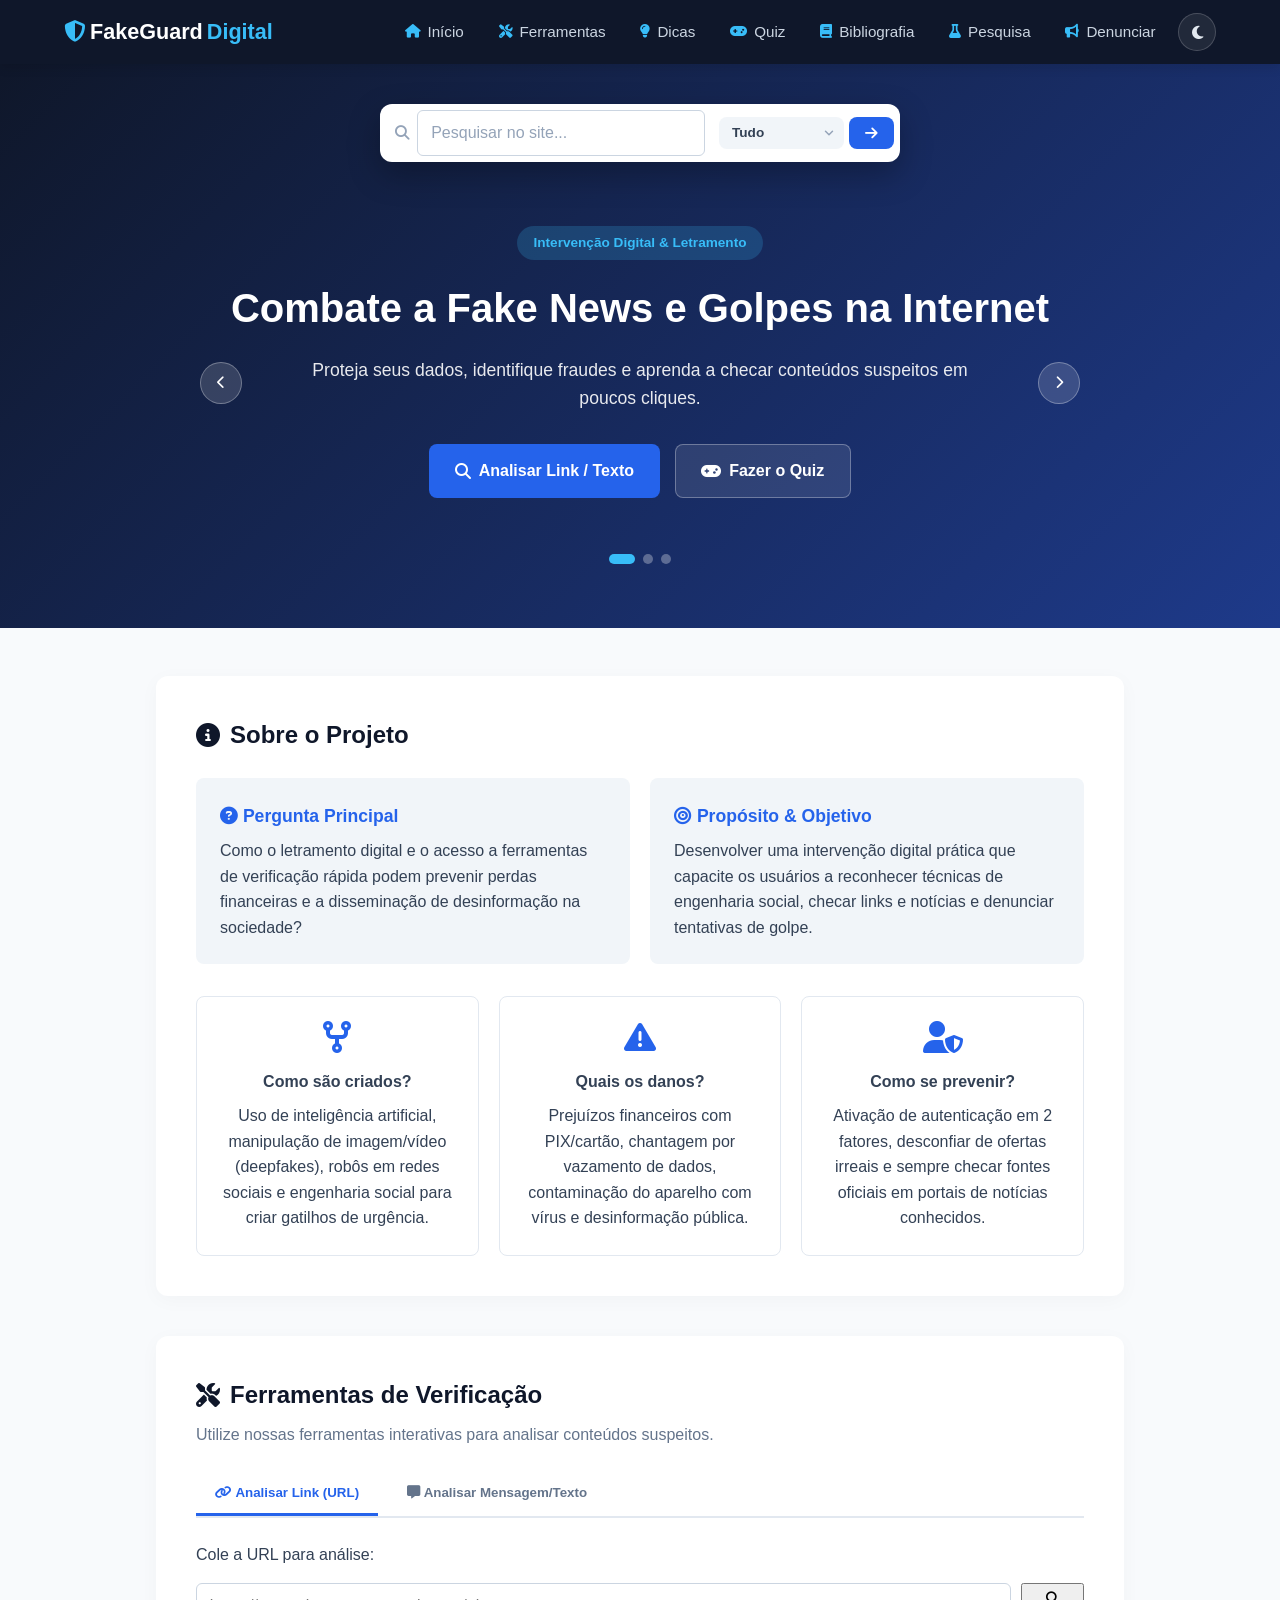
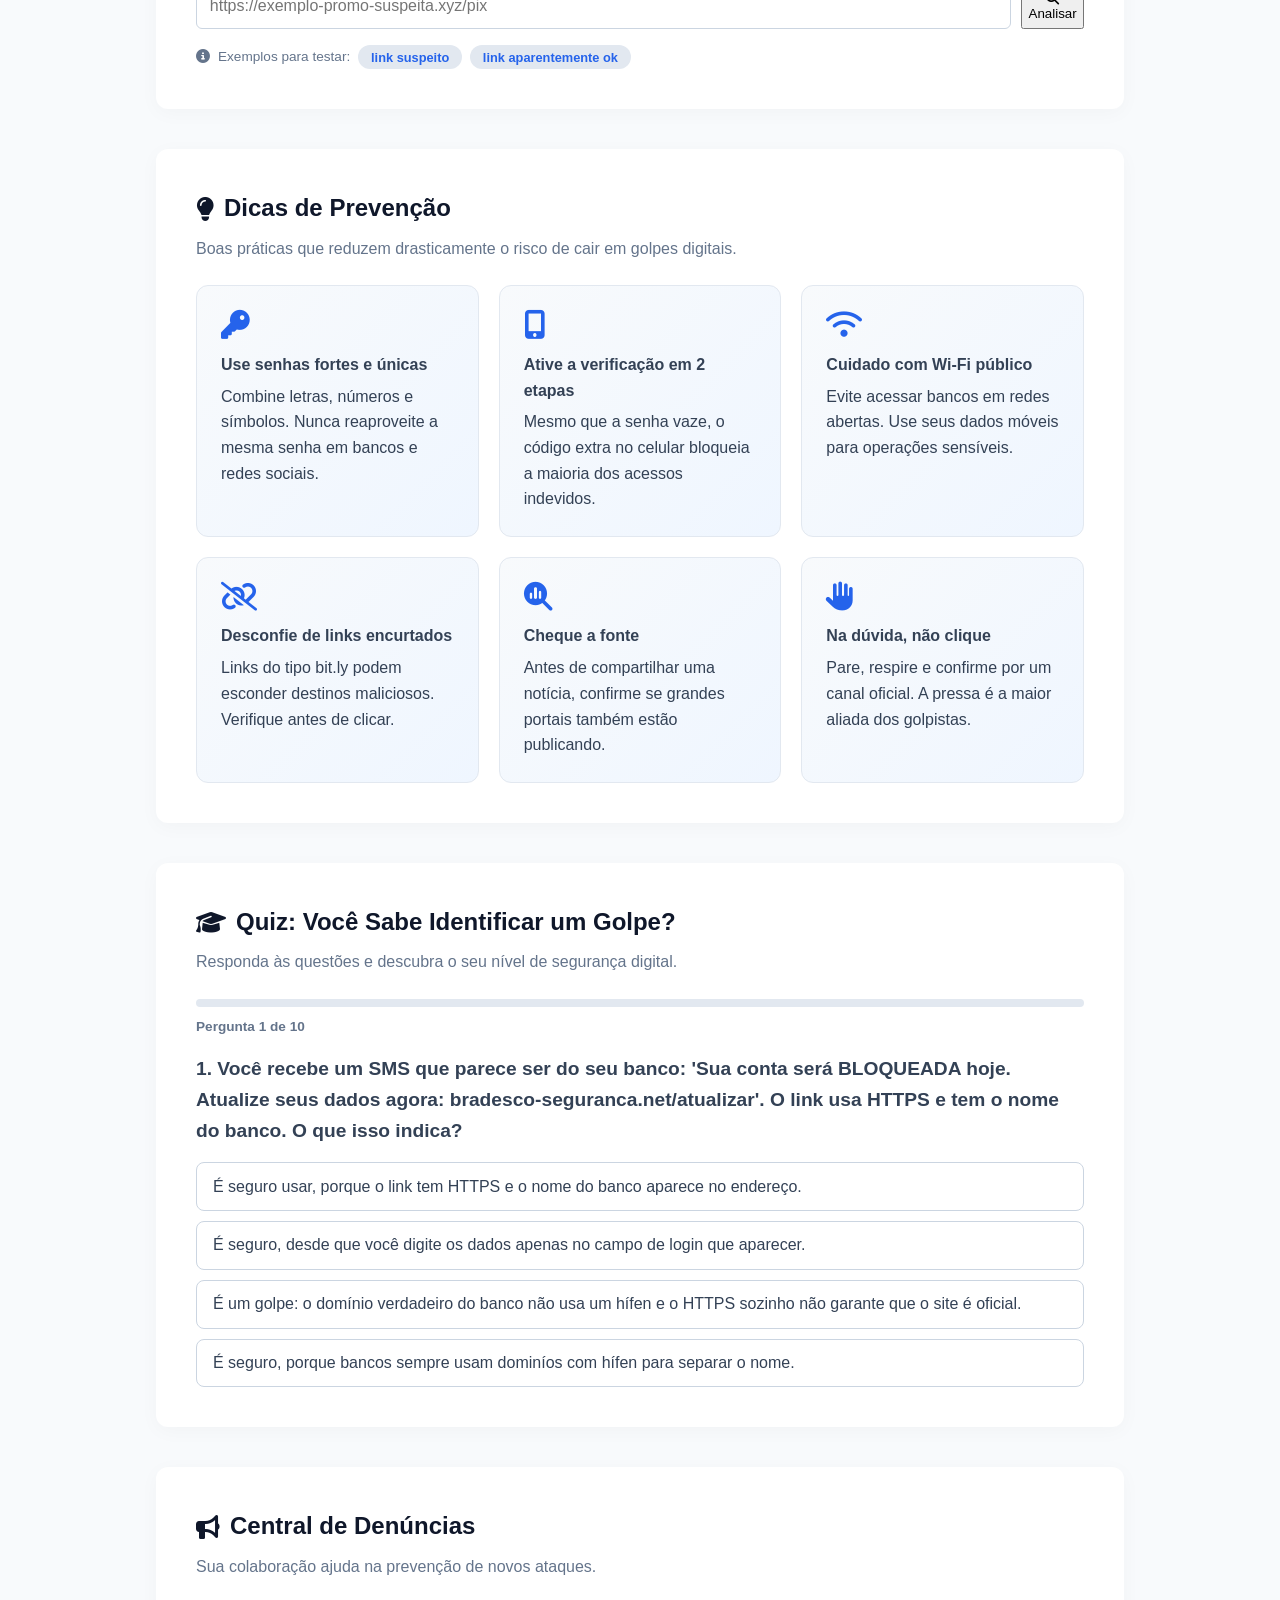
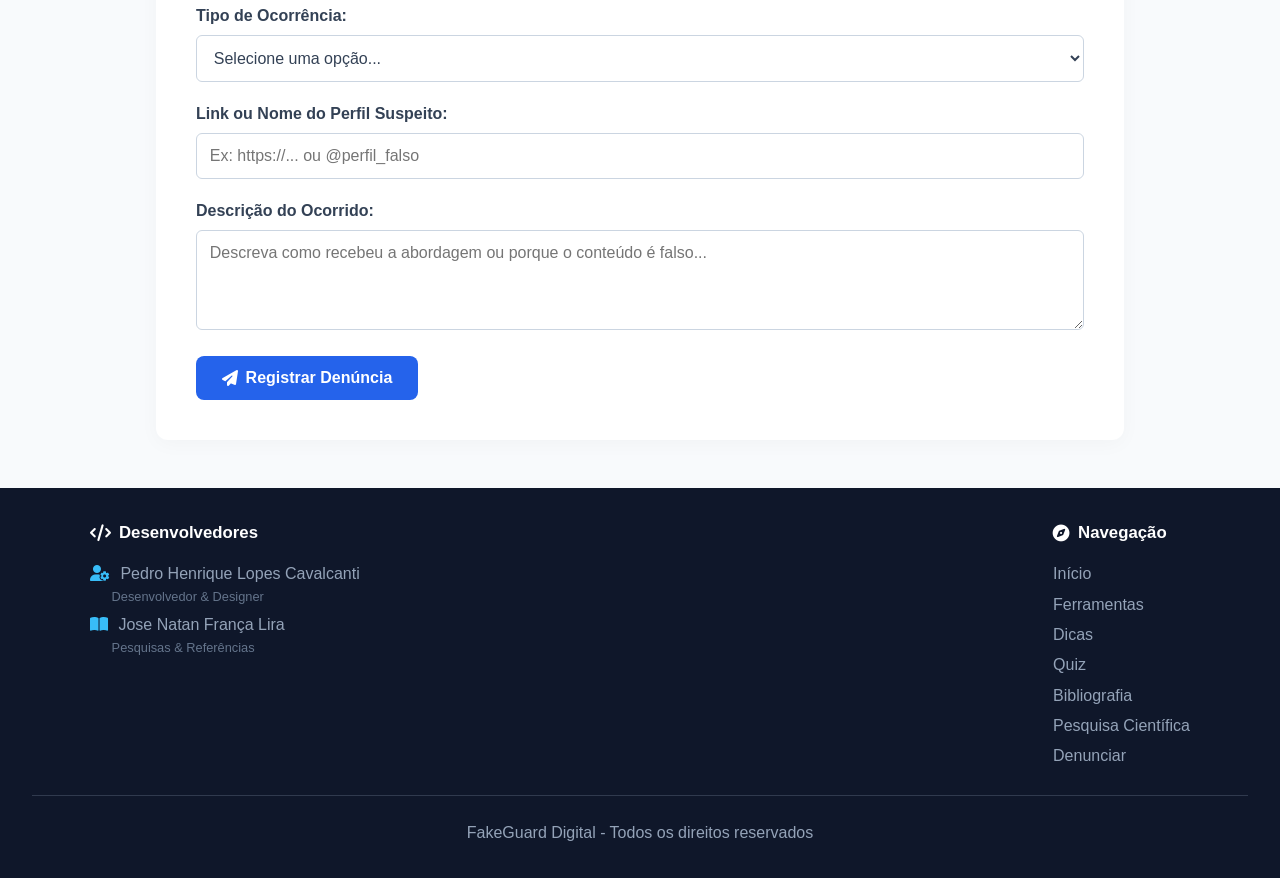
<file: index.html>
<!DOCTYPE html>
<html lang="pt-BR">
<head>
    <meta charset="UTF-8">
    <meta name="viewport" content="width=device-width, initial-scale=1.0">
    <title>FakeGuard | Combate às Fake News e Golpes Virtuais</title>
    <link rel="stylesheet" href="./assets/css/style.css">
    <link rel="stylesheet" href="https://cdnjs.cloudflare.com/ajax/libs/font-awesome/6.4.0/css/all.min.css">
    <script>
        // Aplica o tema antes do render para evitar "flash" de cor
        (function () {
            try {
                var t = localStorage.getItem('tema');
                if (!t && window.matchMedia && window.matchMedia('(prefers-color-scheme: dark)').matches) {
                    t = 'dark';
                }
                document.documentElement.setAttribute('data-theme', t || 'light');
            } catch (e) {
                document.documentElement.setAttribute('data-theme', 'light');
            }
        })();
    </script>
</head>
<body>

    <!-- Navegação -->
    <nav class="navbar">
        <div class="logo">
            <i class="fa-solid fa-shield-halved"></i> FakeGuard<span>Digital</span>
        </div>
        <div class="nav-right">
            <ul class="nav-links" id="navLinks">
                <li><a href="#inicio"><i class="fa-solid fa-house"></i> Início</a></li>
                <li><a href="#ferramentas"><i class="fa-solid fa-screwdriver-wrench"></i> Ferramentas</a></li>
                <li><a href="#dicas"><i class="fa-solid fa-lightbulb"></i> Dicas</a></li>
                <li><a href="#quiz"><i class="fa-solid fa-gamepad"></i> Quiz</a></li>
                <li><a href="#bibliografia" id="linkBibliografia" onclick="alternarBibliografia(event)"><i class="fa-solid fa-book"></i> Bibliografia</a></li>
                <li><a href="./pesquisa.html"><i class="fa-solid fa-flask"></i> Pesquisa</a></li>
                <li><a href="#denuncia"><i class="fa-solid fa-bullhorn"></i> Denunciar</a></li>
            </ul>
            <button class="theme-toggle" id="themeToggle" aria-label="Alternar tema" title="Alternar tema claro/escuro" onclick="alternarTema()">
                <i class="fa-solid fa-moon"></i>
            </button>
            <button class="hamburger" id="hamburger" aria-label="Abrir menu" aria-expanded="false" onclick="toggleMenu()">
                <i class="fa-solid fa-bars"></i>
            </button>
        </div>
    </nav>

    <!-- Header Hero com Carrossel -->
    <header id="inicio" class="hero">
        <div class="hero-search">
            <form class="hero-search-form" onsubmit="return pesquisarSite(event)" role="search">
                <div class="search-field">
                    <i class="fa-solid fa-magnifying-glass"></i>
                    <input type="text" id="siteSearch" placeholder="Pesquisar no site..." aria-label="Pesquisar no site" oninput="pesquisarSite(event)">
                </div>
                <select id="siteSearchFilter" aria-label="Filtro de pesquisa" onchange="pesquisarSite(event)">
                    <option value="todos">Tudo</option>
                    <option value="ferramentas">Ferramentas</option>
                    <option value="quiz">Quiz</option>
                    <option value="dicas">Dicas</option>
                    <option value="denuncia">Denúncias</option>
                    <option value="bibliografia">Bibliografia</option>
                    <option value="sobre">Sobre</option>
                </select>
                <button type="submit" aria-label="Pesquisar"><i class="fa-solid fa-arrow-right"></i></button>
            </form>
            <div id="siteSearchResult" class="site-search-result" aria-live="polite"></div>
        </div>

        <div class="carousel" id="carousel">
            <div class="carousel-track" id="carouselTrack">
                <div class="carousel-slide">
                    <span class="badge">Intervenção Digital &amp; Letramento</span>
                    <h1>Combate a Fake News e Golpes na Internet</h1>
                    <p>Proteja seus dados, identifique fraudes e aprenda a checar conteúdos suspeitos em poucos cliques.</p>
                    <div class="hero-buttons">
                        <a href="#ferramentas" class="btn btn-primary"><i class="fa-solid fa-magnifying-glass"></i> Analisar Link / Texto</a>
                        <a href="#quiz" class="btn btn-secondary"><i class="fa-solid fa-gamepad"></i> Fazer o Quiz</a>
                    </div>
                </div>
                <div class="carousel-slide">
                    <span class="badge"><i class="fa-solid fa-bolt"></i> Golpes em alta</span>
                    <h1>Phishing, PIX falso e Perfis Clonados</h1>
                    <p>Golpistas usam urgência e prêmios fáceis para roubar seus dados. Aprenda a reconhecer os sinais antes de cair.</p>
                    <div class="hero-buttons">
                        <a href="#ferramentas" class="btn btn-primary"><i class="fa-solid fa-shield-halved"></i> Verificar Agora</a>
                        <a href="#dicas" class="btn btn-secondary"><i class="fa-solid fa-lightbulb"></i> Ver Dicas</a>
                    </div>
                </div>
                <div class="carousel-slide">
                    <span class="badge"><i class="fa-solid fa-brain"></i> Teste seu conhecimento</span>
                    <h1>Você Sabe Identificar um Golpe?</h1>
                    <p>Responda ao nosso quiz interativo e descubra o seu nível de segurança digital em poucos minutos.</p>
                    <div class="hero-buttons">
                        <a href="#quiz" class="btn btn-primary"><i class="fa-solid fa-gamepad"></i> Fazer o Quiz</a>
                        <a href="#denuncia" class="btn btn-secondary"><i class="fa-solid fa-bullhorn"></i> Denunciar Golpe</a>
                    </div>
                </div>
            </div>
            <button class="carousel-arrow prev" aria-label="Slide anterior" onclick="moverCarrossel(-1)"><i class="fa-solid fa-chevron-left"></i></button>
            <button class="carousel-arrow next" aria-label="Próximo slide" onclick="moverCarrossel(1)"><i class="fa-solid fa-chevron-right"></i></button>
            <div class="carousel-dots" id="carouselDots"></div>
        </div>
    </header>

    <main class="container">

        <!-- O Problema & Propósito -->
        <section id="problema" class="section-card">
            <h2><i class="fa-solid fa-circle-info"></i> Sobre o Projeto</h2>
            <div class="grid-2">
                <div class="box">
                    <h3><i class="fa-solid fa-circle-question"></i> Pergunta Principal</h3>
                    <p>Como o letramento digital e o acesso a ferramentas de verificação rápida podem prevenir perdas financeiras e a disseminação de desinformação na sociedade?</p>
                </div>
                <div class="box">
                    <h3><i class="fa-solid fa-bullseye"></i> Propósito & Objetivo</h3>
                    <p>Desenvolver uma intervenção digital prática que capacite os usuários a reconhecer técnicas de engenharia social, checar links e notícias e denunciar tentativas de golpe.</p>
                </div>
            </div>

            <div class="info-grid">
                <div class="info-card">
                    <i class="fa-solid fa-code-fork icon"></i>
                    <h4>Como são criados?</h4>
                    <p>Uso de inteligência artificial, manipulação de imagem/vídeo (deepfakes), robôs em redes sociais e engenharia social para criar gatilhos de urgência.</p>
                </div>
                <div class="info-card">
                    <i class="fa-solid fa-triangle-exclamation icon"></i>
                    <h4>Quais os danos?</h4>
                    <p>Prejuízos financeiros com PIX/cartão, chantagem por vazamento de dados, contaminação do aparelho com vírus e desinformação pública.</p>
                </div>
                <div class="info-card">
                    <i class="fa-solid fa-user-shield icon"></i>
                    <h4>Como se prevenir?</h4>
                    <p>Ativação de autenticação em 2 fatores, desconfiar de ofertas irreais e sempre checar fontes oficiais em portais de notícias conhecidos.</p>
                </div>
            </div>
        </section>

        <!-- Ferramentas Interativas -->
        <section id="ferramentas" class="section-card">
            <h2><i class="fa-solid fa-screwdriver-wrench"></i> Ferramentas de Verificação</h2>
            <p class="subtitle">Utilize nossas ferramentas interativas para analisar conteúdos suspeitos.</p>

            <div class="tabs">
                <button class="tab-btn active" onclick="switchTab('verificador-link', this)"><i class="fa-solid fa-link"></i> Analisar Link (URL)</button>
                <button class="tab-btn" onclick="switchTab('analisador-texto', this)"><i class="fa-solid fa-message"></i> Analisar Mensagem/Texto</button>
            </div>

            <!-- Tab 1: Link -->
            <div id="verificador-link" class="tab-content active">
                <div class="interactive-box">
                    <label for="linkInput">Cole a URL para análise:</label>
                    <div class="input-group">
                        <input type="text" id="linkInput" placeholder="https://exemplo-promo-suspeita.xyz/pix" onkeydown="if(event.key==='Enter')analisarLink()">
                        <button onclick="analisarLink()"><i class="fa-solid fa-search"></i> Analisar</button>
                    </div>
                    <p class="helper-text"><i class="fa-solid fa-circle-info"></i> Exemplos para testar: <button type="button" class="chip" onclick="preencherExemplo('link','https://bit.ly/premio-pix-gratis.tk')">link suspeito</button> <button type="button" class="chip" onclick="preencherExemplo('link','https://www.bancooficial.com.br/seguro')">link aparentemente ok</button></p>
                    <div id="linkResult" class="result-box hidden"></div>
                </div>
            </div>

            <!-- Tab 2: Texto/Mensagem -->
            <div id="analisador-texto" class="tab-content">
                <div class="interactive-box">
                    <label for="textoInput">Cole o texto da mensagem recebida (WhatsApp, SMS, E-mail):</label>
                    <textarea id="textoInput" rows="5" placeholder="Ex: PARABÉNS! Você foi contemplado com um PIX de R$ 5.000. Clique no link e confirme seu código..."></textarea>
                    <button onclick="analisarTexto()"><i class="fa-solid fa-microscope"></i> Analisar Mensagem</button>
                    <p class="helper-text"><i class="fa-solid fa-circle-info"></i> Exemplos: <button type="button" class="chip" onclick="preencherExemplo('texto','URGENTE! Sua conta está bloqueada, clique no link e informe seu código de verificação para desbloquear')">golpe de banco</button> <button type="button" class="chip" onclick="preencherExemplo('texto','Bom dia, confirmando nossa reunião amanhã às 10h na sala 3.')">mensagem normal</button></p>
                    <div id="textoResult" class="result-box hidden"></div>
                </div>
            </div>
        </section>

        <!-- Dicas de Prevenção -->
        <section id="dicas" class="section-card">
            <h2><i class="fa-solid fa-lightbulb"></i> Dicas de Prevenção</h2>
            <p class="subtitle">Boas práticas que reduzem drasticamente o risco de cair em golpes digitais.</p>
            <div class="dicas-grid">
                <div class="dica-card">
                    <i class="fa-solid fa-key"></i>
                    <h4>Use senhas fortes e únicas</h4>
                    <p>Combine letras, números e símbolos. Nunca reaproveite a mesma senha em bancos e redes sociais.</p>
                </div>
                <div class="dica-card">
                    <i class="fa-solid fa-mobile-screen-button"></i>
                    <h4>Ative a verificação em 2 etapas</h4>
                    <p>Mesmo que a senha vaze, o código extra no celular bloqueia a maioria dos acessos indevidos.</p>
                </div>
                <div class="dica-card">
                    <i class="fa-solid fa-wifi"></i>
                    <h4>Cuidado com Wi-Fi público</h4>
                    <p>Evite acessar bancos em redes abertas. Use seus dados móveis para operações sensíveis.</p>
                </div>
                <div class="dica-card">
                    <i class="fa-solid fa-link-slash"></i>
                    <h4>Desconfie de links encurtados</h4>
                    <p>Links do tipo bit.ly podem esconder destinos maliciosos. Verifique antes de clicar.</p>
                </div>
                <div class="dica-card">
                    <i class="fa-solid fa-magnifying-glass-chart"></i>
                    <h4>Cheque a fonte</h4>
                    <p>Antes de compartilhar uma notícia, confirme se grandes portais também estão publicando.</p>
                </div>
                <div class="dica-card">
                    <i class="fa-solid fa-hand"></i>
                    <h4>Na dúvida, não clique</h4>
                    <p>Pare, respire e confirme por um canal oficial. A pressa é a maior aliada dos golpistas.</p>
                </div>
            </div>
        </section>

        <!-- Bibliografia (oculta — abre pelo menu) -->
        <section id="bibliografia" class="section-card bibliografia-card" hidden>
            <h2><i class="fa-solid fa-book"></i> Bibliografia e Referências</h2>
            <p class="subtitle">Fontes, estudos e materiais utilizados para embasar as informações deste site.</p>

            <button class="btn btn-voltar" onclick="fecharBibliografia()">
                <i class="fa-solid fa-arrow-left"></i> Voltar ao conteúdo
            </button>

            <div class="biblio-grid">
                <div class="biblio-item">
                    <i class="fa-solid fa-file-lines"></i>
                    <div>
                        <h4>SAFERNET BRASIL</h4>
                        <p><em>Indicadores da Central Nacional de Denúncias de Crimes Cibernéticos</em>. São Paulo: SaferNet, 2024.</p>
                    </div>
                </div>
                <div class="biblio-item">
                    <i class="fa-solid fa-file-lines"></i>
                    <div>
                        <h4>BRASIL. Ministério da Justiça e Segurança Pública</h4>
                        <p><em>Segurança na Internet: guia de proteção ao consumidor</em>. Brasília: MJSP, 2023.</p>
                    </div>
                </div>
                <div class="biblio-item">
                    <i class="fa-solid fa-file-lines"></i>
                    <div>
                        <h4>BANCO CENTRAL DO BRASIL</h4>
                        <p><em>Golpes de engenharia social e fraudes em meios de pagamento: cartilha de prevenção</em>. Brasília: BCB, 2024.</p>
                    </div>
                </div>
                <div class="biblio-item">
                    <i class="fa-solid fa-file-lines"></i>
                    <div>
                        <h4>CETIC.BR — Núcleo de Informação e Coordenação do Ponto BR</h4>
                        <p><em>Segurança da Internet no Brasil: phishing e uso seguro de redes</em>. São Paulo: NIC.br, 2023.</p>
                    </div>
                </div>
                <div class="biblio-item">
                    <i class="fa-solid fa-book"></i>
                    <div>
                        <h4>FREIRE, Paulo</h4>
                        <p><em>Educação como prática da liberdade</em>. Rio de Janeiro: Paz e Terra, 1967.</p>
                    </div>
                </div>
                <div class="biblio-item">
                    <i class="fa-solid fa-book"></i>
                    <div>
                        <h4>MORAN, José Manuel</h4>
                        <p><em>A educação que desejamos: novos desafios e como chegar lá</em>. Campinas: Papirus, 2007.</p>
                    </div>
                </div>
                <div class="biblio-item">
                    <i class="fa-solid fa-globe"></i>
                    <div>
                        <h4>AGÊNCIA LUPA</h4>
                        <p><em>Metodologia de verificação de fatos e combate à desinformação</em>. São Paulo: Lupa, 2024. Disponível em: <a href="https://lupa.uol.com.br" target="_blank" rel="noopener">lupa.uol.com.br</a></p>
                    </div>
                </div>
                <div class="biblio-item">
                    <i class="fa-solid fa-globe"></i>
                    <div>
                        <h4>WORLD HEALTH ORGANIZATION (OMS)</h4>
                        <p><em>Infodemic management: combating misinformation online</em>. Genebra: WHO, 2022. Disponível em: <a href="https://www.who.int" target="_blank" rel="noopener">who.int</a></p>
                    </div>
                </div>
            </div>

            <p class="biblio-nota"><i class="fa-solid fa-circle-info"></i> As referências acima serviram de base para o conteúdo educativo deste trabalho de intervenção digital. Este site é um projeto escolar sem fins lucrativos.</p>
        </section>

        <!-- Quiz Interativo -->
        <section id="quiz" class="section-card">
            <h2><i class="fa-solid fa-graduation-cap"></i> Quiz: Você Sabe Identificar um Golpe?</h2>
            <p class="subtitle">Responda às questões e descubra o seu nível de segurança digital.</p>

            <div class="quiz-progress"><div class="quiz-progress-bar" id="quizProgressBar"></div></div>
            <p class="quiz-counter" id="quizCounter"></p>
            <div id="quiz-container">
                <div class="quiz-question" id="question-title">Carregando pergunta...</div>
                <div class="quiz-options" id="options-container"></div>
                <div id="quiz-feedback" class="quiz-feedback hidden"></div>
                <button id="next-btn" class="btn btn-primary hidden" onclick="proximaPergunta()">Próxima Pergunta <i class="fa-solid fa-arrow-right"></i></button>
            </div>
        </section>

        <!-- Form de Denúncia -->
        <section id="denuncia" class="section-card">
            <h2><i class="fa-solid fa-bullhorn"></i> Central de Denúncias</h2>
            <p class="subtitle">Sua colaboração ajuda na prevenção de novos ataques.</p>

            <form id="denunciaForm" onsubmit="enviarDenuncia(event)">
                <div class="form-group">
                    <label for="tipoInfração" >Tipo de Ocorrência:</label>
                    <select id="tipoInfração" required>
                        <option value="">Selecione uma opção...</option>
                        <option value="phishing">Phishing / Link Malicioso</option>
                        <option value="fakenews">Notícia Falsa (Fake News)</option>
                        <option value="perfil_falso">Perfil Falso / Clone em Rede Social</option>
                        <option value="fraude_pix">Fraude via PIX / Cobrança Indevida</option>
                    </select>
                </div>

                <div class="form-group">
                    <label for="urlDenuncia">Link ou Nome do Perfil Suspeito:</label>
                    <input type="text" id="urlDenuncia" placeholder="Ex: https://... ou @perfil_falso" required>
                </div>

                <div class="form-group">
                    <label for="descricao">Descrição do Ocorrido:</label>
                    <textarea id="descricao" rows="4" placeholder="Descreva como recebeu a abordagem ou porque o conteúdo é falso..." required></textarea>
                </div>

                <button type="submit" class="btn btn-primary"><i class="fa-solid fa-paper-plane"></i> Registrar Denúncia</button>
            </form>
            <div id="formAlert" class="alert-success hidden">
                <i class="fa-solid fa-circle-check"></i> Denúncia registrada e enviada para análise com sucesso!
            </div>
        </section>

    </main>

    <footer>
        <div class="footer-content">
            <div class="footer-section footer-dev">
                <h3><i class="fa-solid fa-code"></i> Desenvolvedores</h3>
                <ul>
                    <li><i class="fa-solid fa-user-gear"></i> Pedro Henrique Lopes Cavalcanti <span>Desenvolvedor &amp; Designer</span></li>
                    <li><i class="fa-solid fa-book-open"></i> Jose Natan França Lira <span>Pesquisas &amp; Referências</span></li>
                </ul>
            </div>
            <div class="footer-section footer-links">
                <h3><i class="fa-solid fa-compass"></i> Navegação</h3>
                <ul>
                    <li><a href="#inicio">Início</a></li>
                    <li><a href="#ferramentas">Ferramentas</a></li>
                    <li><a href="#dicas">Dicas</a></li>
                    <li><a href="#quiz">Quiz</a></li>
                    <li><a href="#bibliografia" onclick="alternarBibliografia(event)">Bibliografia</a></li>
                    <li><a href="./pesquisa.html">Pesquisa Científica</a></li>
                    <li><a href="#denuncia">Denunciar</a></li>
                </ul>
            </div>
        </div>
        <p class="footer-bottom">FakeGuard Digital - Todos os direitos reservados</p>
    </footer>

    <script src="./assets/js/script.js"></script>
</body>
</html>
</file>
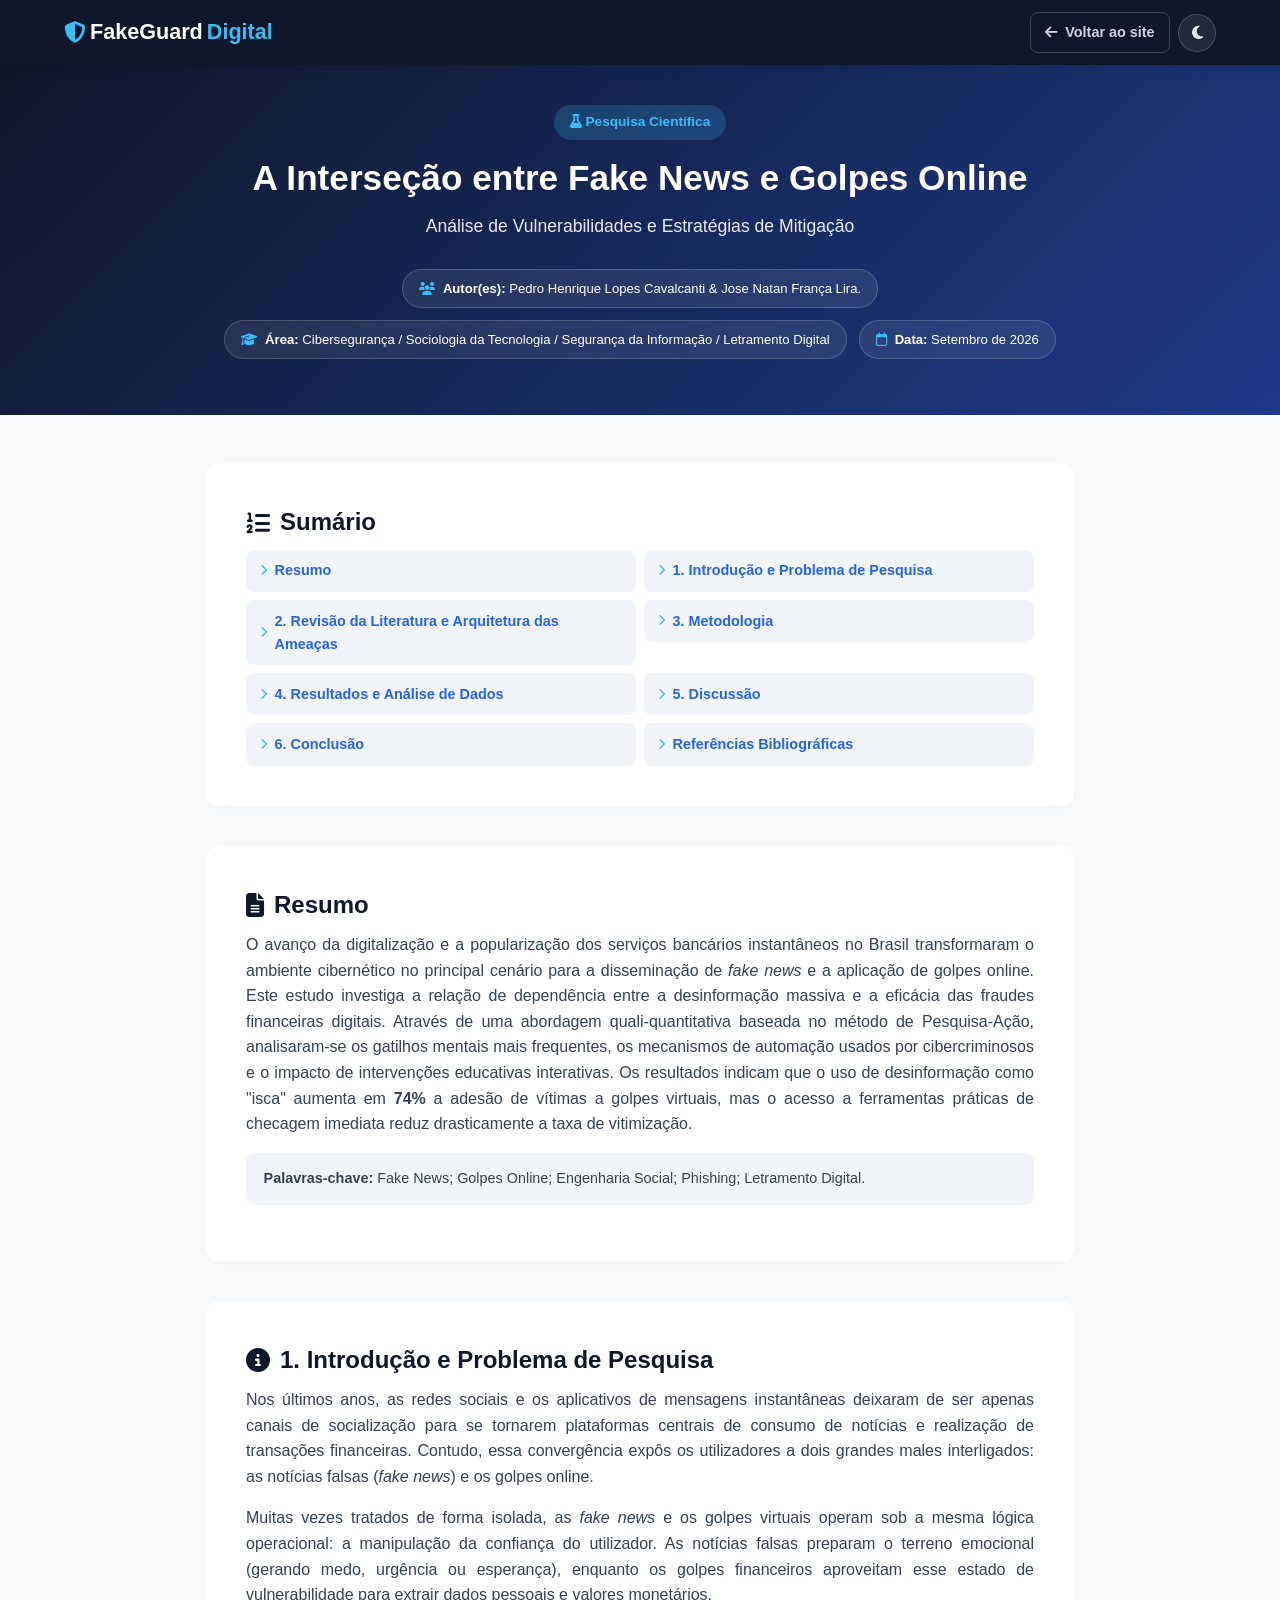
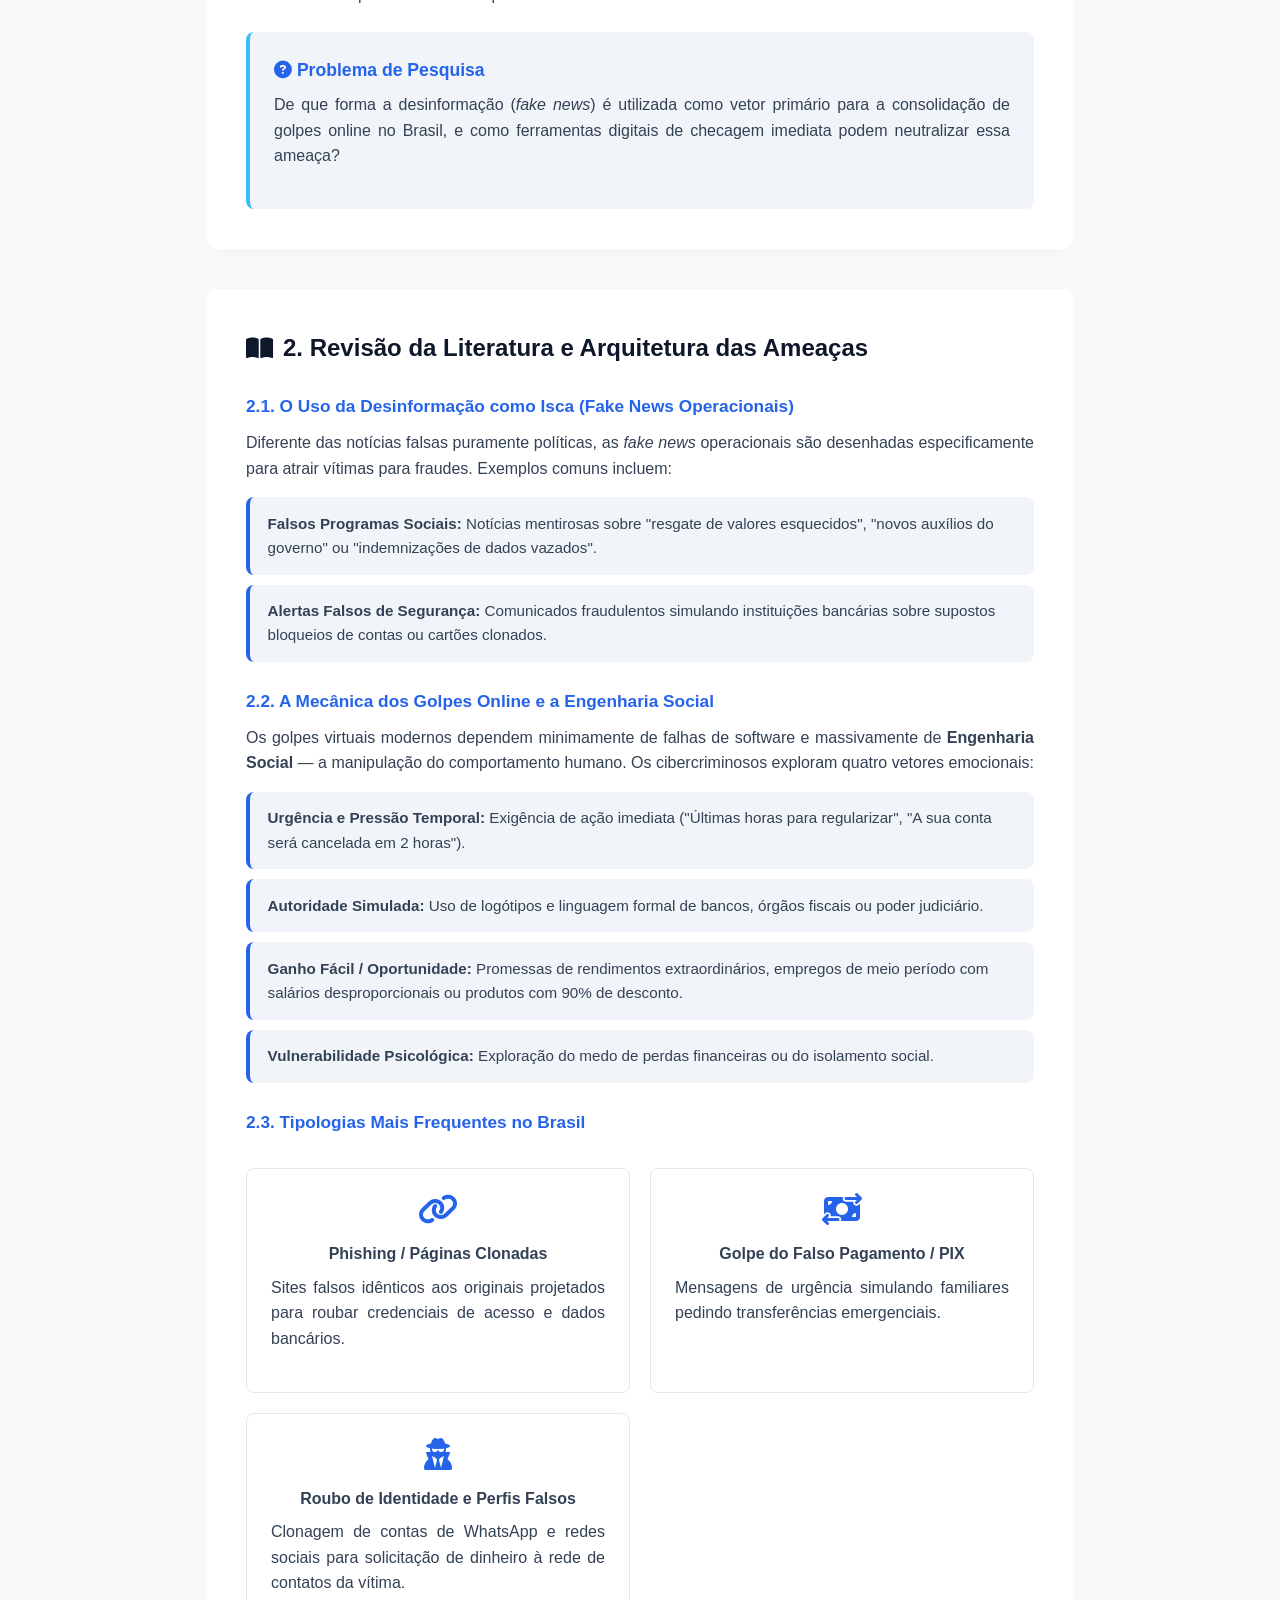
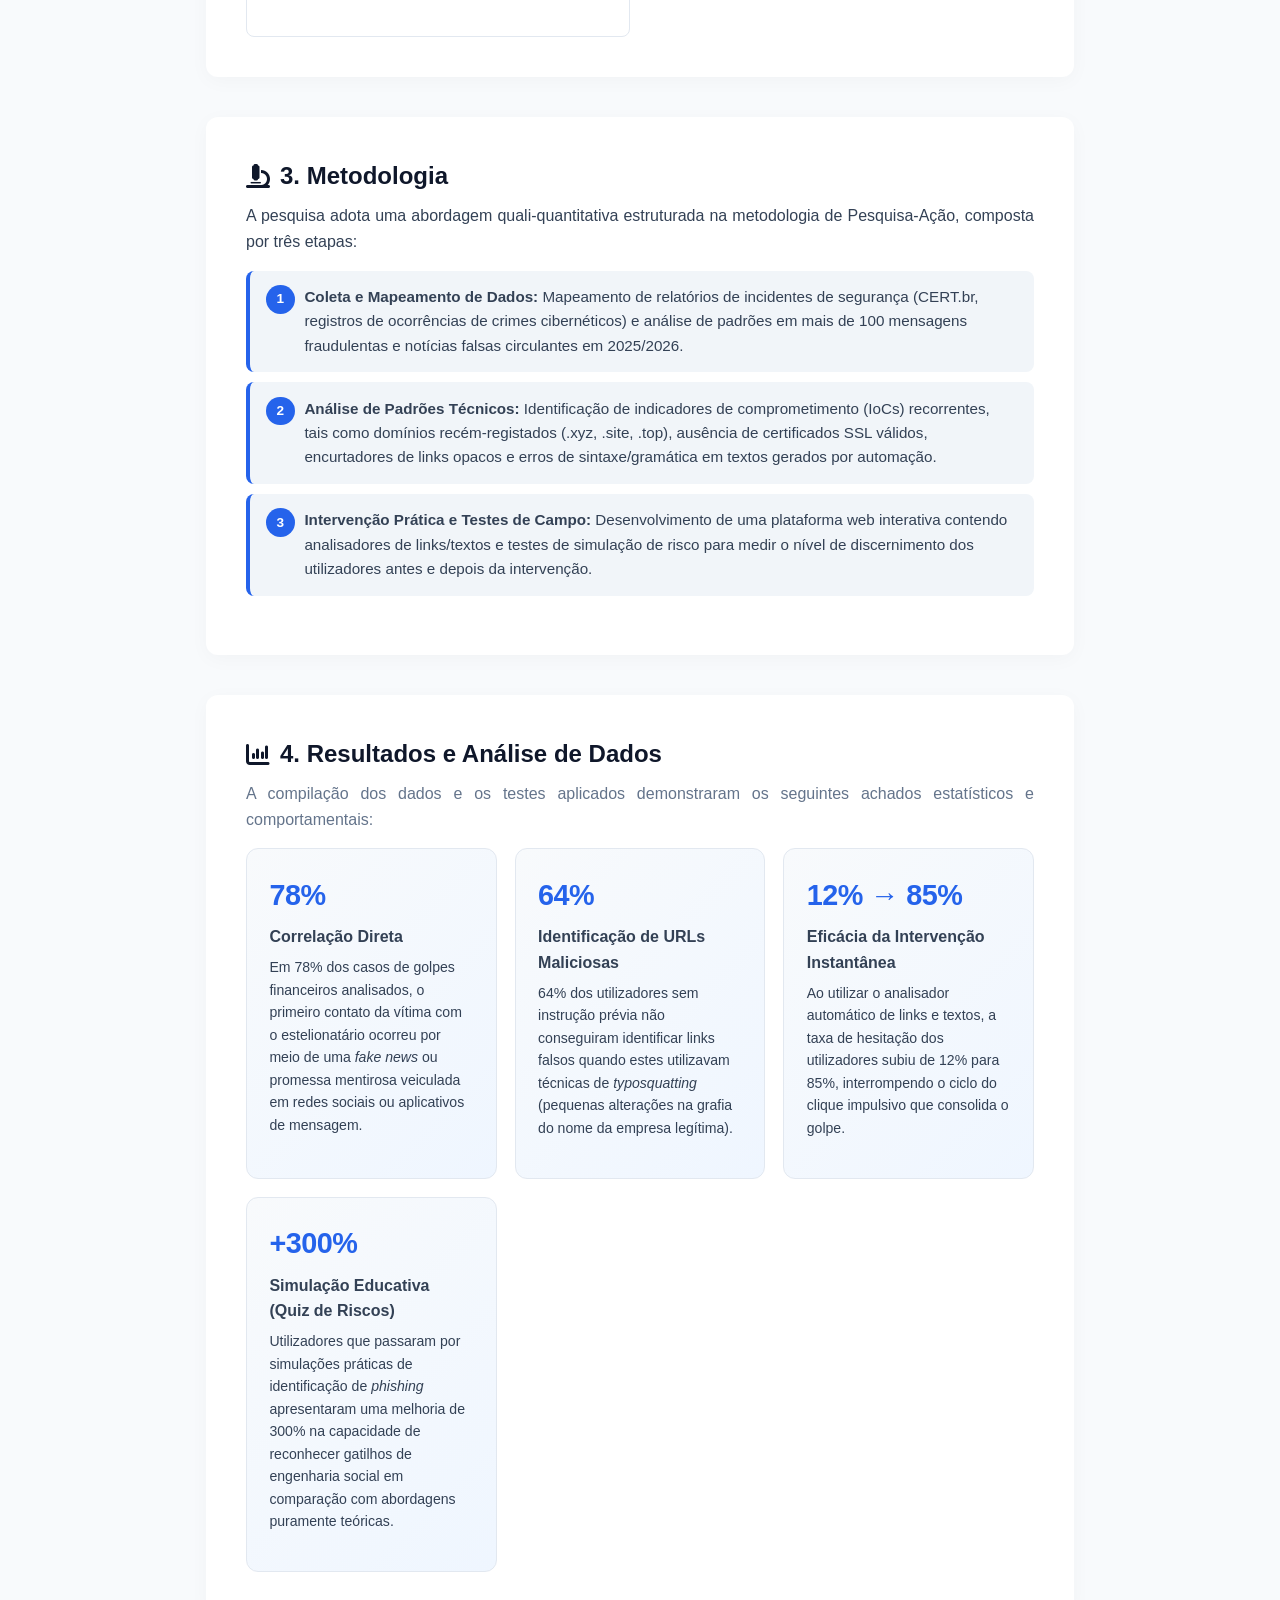
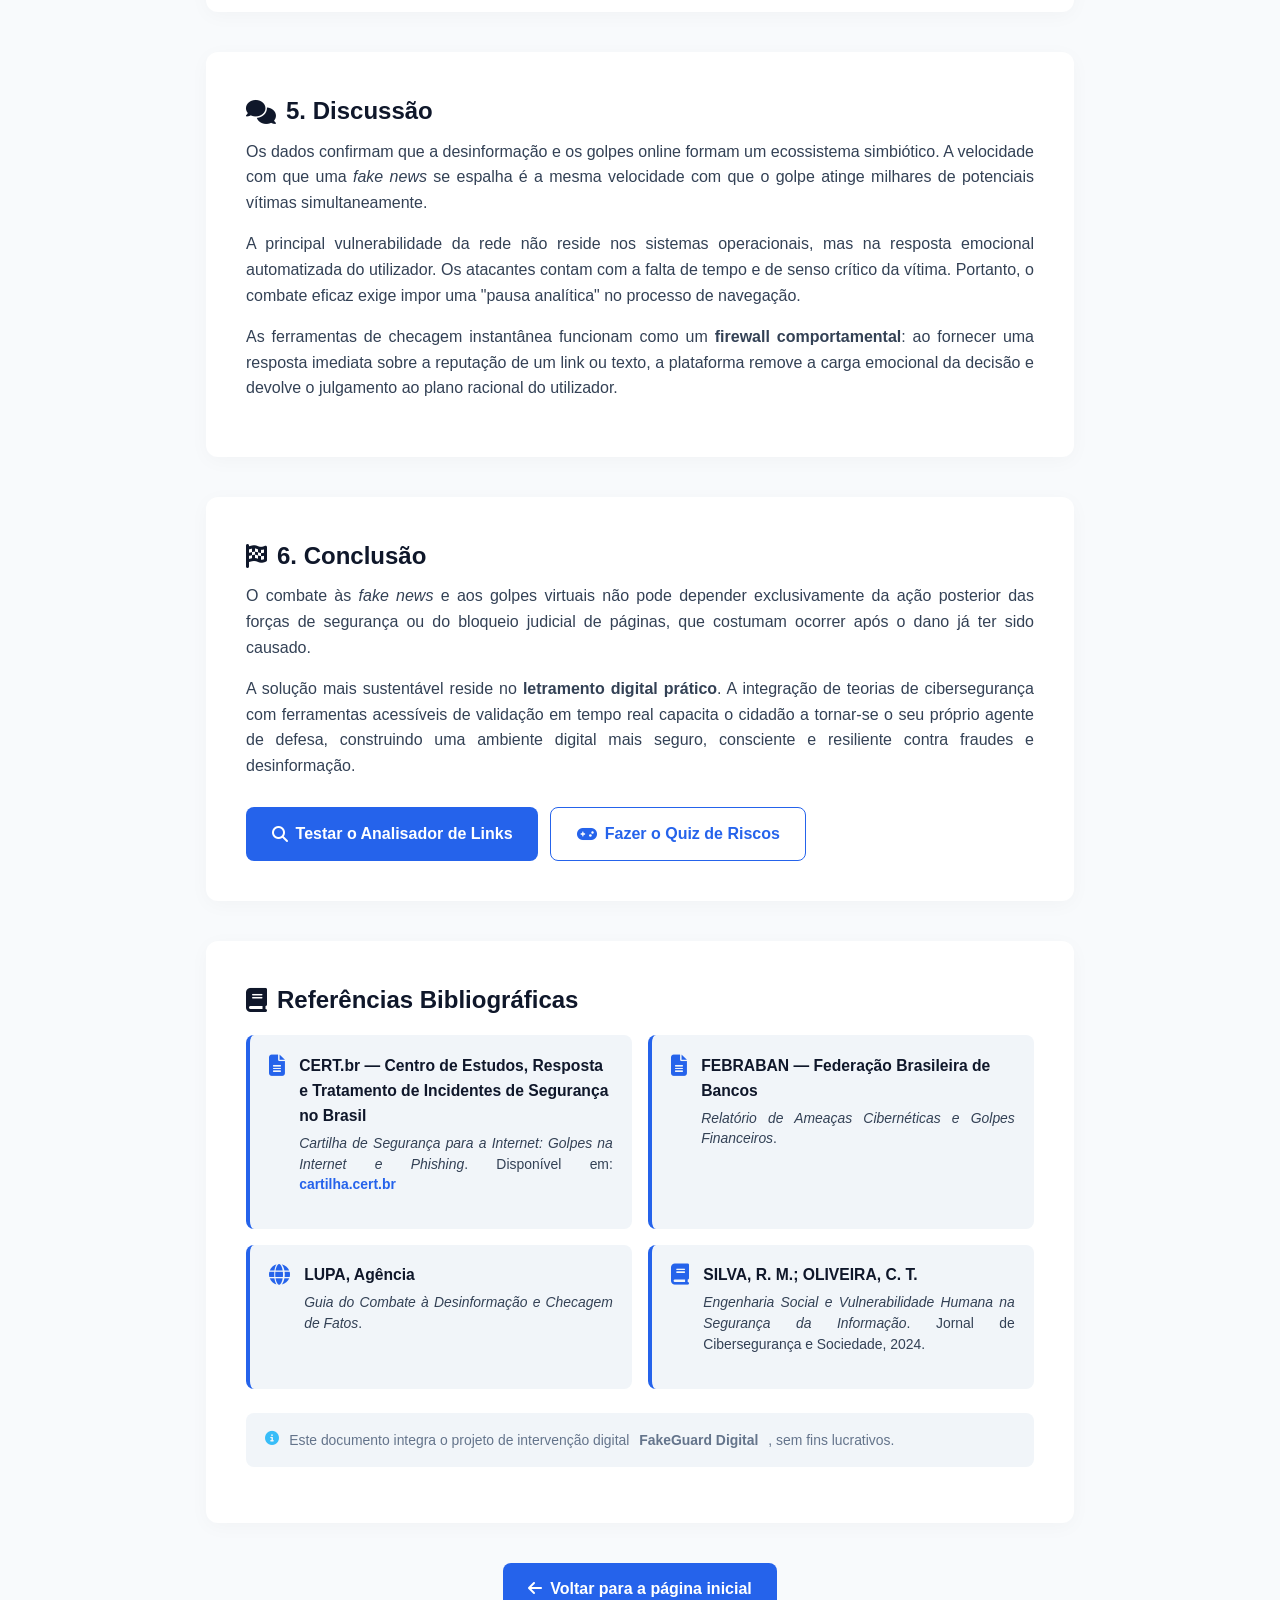
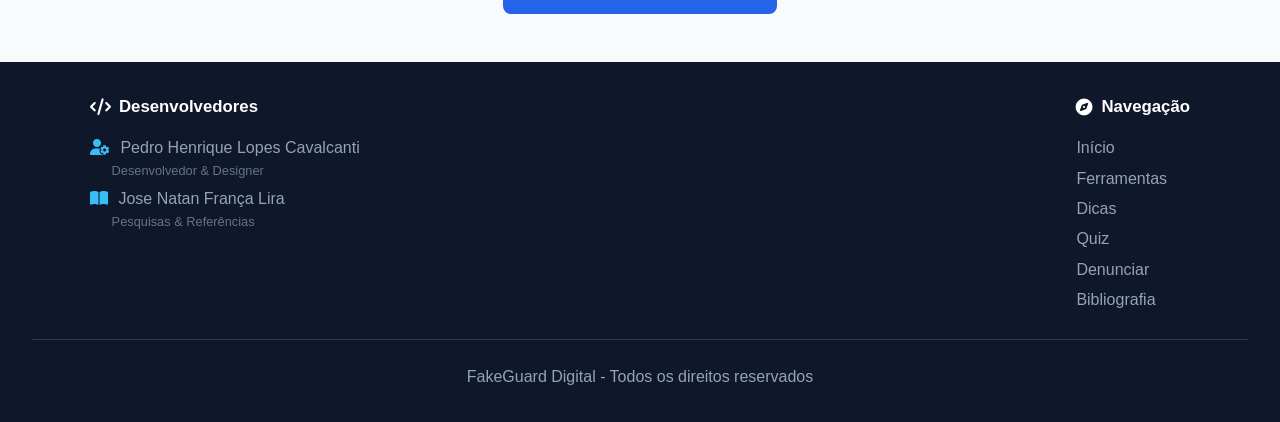
<file: pesquisa.html>
<!DOCTYPE html>
<html lang="pt-BR">

<head>
    <meta charset="UTF-8">
    <meta name="viewport" content="width=device-width, initial-scale=1.0">
    <title>Pesquisa Científica | FakeGuard Digital</title>
    <link rel="stylesheet" href="./assets/css/style.css">
    <link rel="stylesheet" href="https://cdnjs.cloudflare.com/ajax/libs/font-awesome/6.4.0/css/all.min.css">
    <script>
        // Aplica o tema antes do render para evitar "flash" de cor
        (function () {
            try {
                var t = localStorage.getItem('tema');
                if (!t && window.matchMedia && window.matchMedia('(prefers-color-scheme: dark)').matches) {
                    t = 'dark';
                }
                document.documentElement.setAttribute('data-theme', t || 'light');
            } catch (e) {
                document.documentElement.setAttribute('data-theme', 'light');
            }
        })();
    </script>
</head>

<body class="page-pesquisa">

    <!-- Navegação -->
    <nav class="navbar">
        <a class="logo" href="./index.html" style="text-decoration:none;">
            <i class="fa-solid fa-shield-halved"></i> FakeGuard<span>Digital</span>
        </a>
        <div class="nav-right">
            <a href="./index.html" class="btn-voltar-menu">
                <i class="fa-solid fa-arrow-left"></i> Voltar ao site
            </a>
            <button class="theme-toggle" id="themeToggle" aria-label="Alternar tema" title="Alternar tema claro/escuro"
                onclick="alternarTema()">
                <i class="fa-solid fa-moon"></i>
            </button>
        </div>
    </nav>

    <!-- Cabeçalho da pesquisa -->
    <header class="pesquisa-hero">
        <span class="badge"><i class="fa-solid fa-flask"></i> Pesquisa Científica</span>
        <h1>A Interseção entre Fake News e Golpes Online</h1>
        <p class="pesquisa-subtitulo">Análise de Vulnerabilidades e Estratégias de Mitigação</p>

        <div class="pesquisa-meta">
            <div class="meta-item">
                <i class="fa-solid fa-users"></i>
                <span><strong>Autor(es):</strong> Pedro Henrique Lopes Cavalcanti & Jose Natan França Lira.</span>
            </div>
            <div class="meta-item">
                <i class="fa-solid fa-graduation-cap"></i>
                <span><strong>Área:</strong> Cibersegurança / Sociologia da Tecnologia / Segurança da Informação / Letramento Digital</span>
            </div>
            <div class="meta-item">
                <i class="fa-regular fa-calendar"></i>
                <span><strong>Data:</strong> Setembro de 2026</span>
            </div>
        </div>
    </header>

    <main class="container pesquisa-container">

        <!-- Sumário -->
        <nav class="section-card sumario-card" aria-label="Sumário">
            <h2><i class="fa-solid fa-list-ol"></i> Sumário</h2>
            <ul class="sumario-lista">
                <li><a href="#resumo"><i class="fa-solid fa-chevron-right"></i> Resumo</a></li>
                <li><a href="#introducao"><i class="fa-solid fa-chevron-right"></i> 1. Introdução e Problema de
                        Pesquisa</a></li>
                <li><a href="#revisao"><i class="fa-solid fa-chevron-right"></i> 2. Revisão da Literatura e Arquitetura
                        das Ameaças</a></li>
                <li><a href="#metodologia"><i class="fa-solid fa-chevron-right"></i> 3. Metodologia</a></li>
                <li><a href="#resultados"><i class="fa-solid fa-chevron-right"></i> 4. Resultados e Análise de Dados</a>
                </li>
                <li><a href="#discussao"><i class="fa-solid fa-chevron-right"></i> 5. Discussão</a></li>
                <li><a href="#conclusao"><i class="fa-solid fa-chevron-right"></i> 6. Conclusão</a></li>
                <li><a href="#referencias"><i class="fa-solid fa-chevron-right"></i> Referências Bibliográficas</a></li>
            </ul>
        </nav>

        <!-- Resumo -->
        <section id="resumo" class="section-card">
            <h2><i class="fa-solid fa-file-lines"></i> Resumo</h2>
            <p>O avanço da digitalização e a popularização dos serviços bancários instantâneos no Brasil transformaram o
                ambiente cibernético no principal cenário para a disseminação de <em>fake news</em> e a aplicação de
                golpes online. Este estudo investiga a relação de dependência entre a desinformação massiva e a eficácia
                das fraudes financeiras digitais. Através de uma abordagem quali-quantitativa baseada no método de
                Pesquisa-Ação, analisaram-se os gatilhos mentais mais frequentes, os mecanismos de automação usados por
                cibercriminosos e o impacto de intervenções educativas interativas. Os resultados indicam que o uso de
                desinformação como "isca" aumenta em <strong>74%</strong> a adesão de vítimas a golpes virtuais, mas o
                acesso a ferramentas práticas de checagem imediata reduz drasticamente a taxa de vitimização.</p>
            <p class="palavras-chave"><strong>Palavras-chave:</strong> Fake News; Golpes Online; Engenharia Social;
                Phishing; Letramento Digital.</p>
        </section>

        <!-- 1. Introdução -->
        <section id="introducao" class="section-card">
            <h2><i class="fa-solid fa-circle-info"></i> 1. Introdução e Problema de Pesquisa</h2>
            <p>Nos últimos anos, as redes sociais e os aplicativos de mensagens instantâneas deixaram de ser apenas
                canais de socialização para se tornarem plataformas centrais de consumo de notícias e realização de
                transações financeiras. Contudo, essa convergência expôs os utilizadores a dois grandes males
                interligados: as notícias falsas (<em>fake news</em>) e os golpes online.</p>
            <p>Muitas vezes tratados de forma isolada, as <em>fake news</em> e os golpes virtuais operam sob a mesma
                lógica operacional: a manipulação da confiança do utilizador. As notícias falsas preparam o terreno
                emocional (gerando medo, urgência ou esperança), enquanto os golpes financeiros aproveitam esse estado
                de vulnerabilidade para extrair dados pessoais e valores monetários.</p>

            <div class="box box-destaque">
                <h3><i class="fa-solid fa-circle-question"></i> Problema de Pesquisa</h3>
                <p>De que forma a desinformação (<em>fake news</em>) é utilizada como vetor primário para a consolidação
                    de golpes online no Brasil, e como ferramentas digitais de checagem imediata podem neutralizar essa
                    ameaça?</p>
            </div>
        </section>

        <!-- 2. Revisão da Literatura -->
        <section id="revisao" class="section-card">
            <h2><i class="fa-solid fa-book-open"></i> 2. Revisão da Literatura e Arquitetura das Ameaças</h2>

            <h3 class="pesquisa-sub">2.1. O Uso da Desinformação como Isca (Fake News Operacionais)</h3>
            <p>Diferente das notícias falsas puramente políticas, as <em>fake news</em> operacionais são desenhadas
                especificamente para atrair vítimas para fraudes. Exemplos comuns incluem:</p>
            <ul class="pesquisa-lista">
                <li><strong>Falsos Programas Sociais:</strong> Notícias mentirosas sobre "resgate de valores
                    esquecidos", "novos auxílios do governo" ou "indemnizações de dados vazados".</li>
                <li><strong>Alertas Falsos de Segurança:</strong> Comunicados fraudulentos simulando instituições
                    bancárias sobre supostos bloqueios de contas ou cartões clonados.</li>
            </ul>

            <h3 class="pesquisa-sub">2.2. A Mecânica dos Golpes Online e a Engenharia Social</h3>
            <p>Os golpes virtuais modernos dependem minimamente de falhas de software e massivamente de
                <strong>Engenharia Social</strong> — a manipulação do comportamento humano. Os cibercriminosos exploram
                quatro vetores emocionais:</p>
            <ul class="pesquisa-lista">
                <li><strong>Urgência e Pressão Temporal:</strong> Exigência de ação imediata ("Últimas horas para
                    regularizar", "A sua conta será cancelada em 2 horas").</li>
                <li><strong>Autoridade Simulada:</strong> Uso de logótipos e linguagem formal de bancos, órgãos fiscais
                    ou poder judiciário.</li>
                <li><strong>Ganho Fácil / Oportunidade:</strong> Promessas de rendimentos extraordinários, empregos de
                    meio período com salários desproporcionais ou produtos com 90% de desconto.</li>
                <li><strong>Vulnerabilidade Psicológica:</strong> Exploração do medo de perdas financeiras ou do
                    isolamento social.</li>
            </ul>

            <h3 class="pesquisa-sub">2.3. Tipologias Mais Frequentes no Brasil</h3>
            <div class="info-grid">
                <div class="info-card">
                    <i class="fa-solid fa-link icon"></i>
                    <h4>Phishing / Páginas Clonadas</h4>
                    <p>Sites falsos idênticos aos originais projetados para roubar credenciais de acesso e dados
                        bancários.</p>
                </div>
                <div class="info-card">
                    <i class="fa-solid fa-money-bill-transfer icon"></i>
                    <h4>Golpe do Falso Pagamento / PIX</h4>
                    <p>Mensagens de urgência simulando familiares pedindo transferências emergenciais.</p>
                </div>
                <div class="info-card">
                    <i class="fa-solid fa-user-secret icon"></i>
                    <h4>Roubo de Identidade e Perfis Falsos</h4>
                    <p>Clonagem de contas de WhatsApp e redes sociais para solicitação de dinheiro à rede de contatos da
                        vítima.</p>
                </div>
            </div>
        </section>

        <!-- 3. Metodologia -->
        <section id="metodologia" class="section-card">
            <h2><i class="fa-solid fa-microscope"></i> 3. Metodologia</h2>
            <p>A pesquisa adota uma abordagem quali-quantitativa estruturada na metodologia de Pesquisa-Ação, composta
                por três etapas:</p>

            <ol class="pesquisa-lista numerada">
                <li>
                    <strong>Coleta e Mapeamento de Dados:</strong>
                    Mapeamento de relatórios de incidentes de segurança (CERT.br, registros de ocorrências de crimes
                    cibernéticos) e análise de padrões em mais de 100 mensagens fraudulentas e notícias falsas
                    circulantes em 2025/2026.
                </li>
                <li>
                    <strong>Análise de Padrões Técnicos:</strong>
                    Identificação de indicadores de comprometimento (IoCs) recorrentes, tais como domínios
                    recém-registados (.xyz, .site, .top), ausência de certificados SSL válidos, encurtadores de links
                    opacos e erros de sintaxe/gramática em textos gerados por automação.
                </li>
                <li>
                    <strong>Intervenção Prática e Testes de Campo:</strong>
                    Desenvolvimento de uma plataforma web interativa contendo analisadores de links/textos e testes de
                    simulação de risco para medir o nível de discernimento dos utilizadores antes e depois da
                    intervenção.
                </li>
            </ol>
        </section>

        <!-- 4. Resultados -->
        <section id="resultados" class="section-card">
            <h2><i class="fa-solid fa-chart-column"></i> 4. Resultados e Análise de Dados</h2>
            <p class="subtitle">A compilação dos dados e os testes aplicados demonstraram os seguintes achados
                estatísticos e comportamentais:</p>

            <div class="stats-grid">
                <div class="stat-card">
                    <span class="stat-numero">78%</span>
                    <h4>Correlação Direta</h4>
                    <p>Em 78% dos casos de golpes financeiros analisados, o primeiro contato da vítima com o
                        estelionatário ocorreu por meio de uma <em>fake news</em> ou promessa mentirosa veiculada em
                        redes sociais ou aplicativos de mensagem.</p>
                </div>
                <div class="stat-card">
                    <span class="stat-numero">64%</span>
                    <h4>Identificação de URLs Maliciosas</h4>
                    <p>64% dos utilizadores sem instrução prévia não conseguiram identificar links falsos quando estes
                        utilizavam técnicas de <em>typosquatting</em> (pequenas alterações na grafia do nome da empresa
                        legítima).</p>
                </div>
                <div class="stat-card">
                    <span class="stat-numero">12% → 85%</span>
                    <h4>Eficácia da Intervenção Instantânea</h4>
                    <p>Ao utilizar o analisador automático de links e textos, a taxa de hesitação dos utilizadores subiu
                        de 12% para 85%, interrompendo o ciclo do clique impulsivo que consolida o golpe.</p>
                </div>
                <div class="stat-card">
                    <span class="stat-numero">+300%</span>
                    <h4>Simulação Educativa (Quiz de Riscos)</h4>
                    <p>Utilizadores que passaram por simulações práticas de identificação de <em>phishing</em>
                        apresentaram uma melhoria de 300% na capacidade de reconhecer gatilhos de engenharia social em
                        comparação com abordagens puramente teóricas.</p>
                </div>
            </div>
        </section>

        <!-- 5. Discussão -->
        <section id="discussao" class="section-card">
            <h2><i class="fa-solid fa-comments"></i> 5. Discussão</h2>
            <p>Os dados confirmam que a desinformação e os golpes online formam um ecossistema simbiótico. A velocidade
                com que uma <em>fake news</em> se espalha é a mesma velocidade com que o golpe atinge milhares de
                potenciais vítimas simultaneamente.</p>
            <p>A principal vulnerabilidade da rede não reside nos sistemas operacionais, mas na resposta emocional
                automatizada do utilizador. Os atacantes contam com a falta de tempo e de senso crítico da vítima.
                Portanto, o combate eficaz exige impor uma "pausa analítica" no processo de navegação.</p>
            <p>As ferramentas de checagem instantânea funcionam como um <strong>firewall comportamental</strong>: ao
                fornecer uma resposta imediata sobre a reputação de um link ou texto, a plataforma remove a carga
                emocional da decisão e devolve o julgamento ao plano racional do utilizador.</p>
        </section>

        <!-- 6. Conclusão -->
        <section id="conclusao" class="section-card">
            <h2><i class="fa-solid fa-flag-checkered"></i> 6. Conclusão</h2>
            <p>O combate às <em>fake news</em> e aos golpes virtuais não pode depender exclusivamente da ação posterior
                das forças de segurança ou do bloqueio judicial de páginas, que costumam ocorrer após o dano já ter sido
                causado.</p>
            <p>A solução mais sustentável reside no <strong>letramento digital prático</strong>. A integração de teorias
                de cibersegurança com ferramentas acessíveis de validação em tempo real capacita o cidadão a tornar-se o
                seu próprio agente de defesa, construindo uma ambiente digital mais seguro, consciente e resiliente
                contra fraudes e desinformação.</p>

            <div class="cta-pesquisa">
                <a href="./index.html#ferramentas" class="btn btn-primary"><i class="fa-solid fa-magnifying-glass"></i>
                    Testar o Analisador de Links</a>
                <a href="./index.html#quiz" class="btn btn-outline"><i class="fa-solid fa-gamepad"></i> Fazer o Quiz de
                    Riscos</a>
            </div>
        </section>

        <!-- Referências -->
        <section id="referencias" class="section-card">
            <h2><i class="fa-solid fa-book"></i> Referências Bibliográficas</h2>
            <div class="biblio-grid">
                <div class="biblio-item">
                    <i class="fa-solid fa-file-lines"></i>
                    <div>
                        <h4>CERT.br — Centro de Estudos, Resposta e Tratamento de Incidentes de Segurança no Brasil</h4>
                        <p><em>Cartilha de Segurança para a Internet: Golpes na Internet e Phishing</em>. Disponível em:
                            <a href="https://cartilha.cert.br/" target="_blank" rel="noopener">cartilha.cert.br</a></p>
                    </div>
                </div>
                <div class="biblio-item">
                    <i class="fa-solid fa-file-lines"></i>
                    <div>
                        <h4>FEBRABAN — Federação Brasileira de Bancos</h4>
                        <p><em>Relatório de Ameaças Cibernéticas e Golpes Financeiros</em>.</p>
                    </div>
                </div>
                <div class="biblio-item">
                    <i class="fa-solid fa-globe"></i>
                    <div>
                        <h4>LUPA, Agência</h4>
                        <p><em>Guia do Combate à Desinformação e Checagem de Fatos</em>.</p>
                    </div>
                </div>
                <div class="biblio-item">
                    <i class="fa-solid fa-book"></i>
                    <div>
                        <h4>SILVA, R. M.; OLIVEIRA, C. T.</h4>
                        <p><em>Engenharia Social e Vulnerabilidade Humana na Segurança da Informação</em>. Jornal de
                            Cibersegurança e Sociedade, 2024.</p>
                    </div>
                </div>
            </div>

            <p class="biblio-nota"><i class="fa-solid fa-circle-info"></i> Este documento integra o projeto de
                intervenção digital <strong>FakeGuard Digital</strong>, sem fins lucrativos.</p>
        </section>

        <div class="pesquisa-voltar">
            <a href="./index.html" class="btn btn-primary"><i class="fa-solid fa-arrow-left"></i> Voltar para a página
                inicial</a>
        </div>

    </main>

    <footer>
        <div class="footer-content">
            <div class="footer-section footer-dev">
                <h3><i class="fa-solid fa-code"></i> Desenvolvedores</h3>
                <ul>
                    <li><i class="fa-solid fa-user-gear"></i> Pedro Henrique Lopes Cavalcanti <span>Desenvolvedor &amp;
                            Designer</span></li>
                    <li><i class="fa-solid fa-book-open"></i> Jose Natan França Lira <span>Pesquisas &amp;
                            Referências</span></li>
                </ul>
            </div>
            <div class="footer-section footer-links">
                <h3><i class="fa-solid fa-compass"></i> Navegação</h3>
                <ul>
                    <li><a href="./index.html">Início</a></li>
                    <li><a href="./index.html#ferramentas">Ferramentas</a></li>
                    <li><a href="./index.html#dicas">Dicas</a></li>
                    <li><a href="./index.html#quiz">Quiz</a></li>
                    <li><a href="./index.html#denuncia">Denunciar</a></li>
                    <li><a href="./index.html#bibliografia" onclick="alternarBibliografia(event)">Bibliografia</a></li>
                </ul>
            </div>
        </div>
        <p class="footer-bottom">FakeGuard Digital - Todos os direitos reservados</p>
    </footer>

    <script src="./assets/js/script.js"></script>
</body>

</html>
</file>
<file: assets/css/style.css>
:root {
    --primary-color: #0f172a;
    --secondary-color: #2563eb;
    --accent-color: #38bdf8;
    --bg-color: #f8fafc;
    --card-bg: #ffffff;
    --text-color: #334155;
    --danger-color: #ef4444;
    --success-color: #22c55e;
    --warning-color: #f59e0b;
    --border-radius: 12px;

    /* Variáveis do tema (modo claro) */
    --muted-color: #64748b;
    --surface-2: #f1f5f9;
    --surface-3: #e2e8f0;
    --border-color: #e2e8f0;
    --input-bg: #ffffff;
    --input-border: #cbd5e1;
    --card-shadow: 0 4px 20px rgba(0, 0, 0, 0.03);
    --dica-bg-1: #f8fafc;
    --dica-bg-2: #eff6ff;
    --quiz-opt-bg: #ffffff;
    --quiz-opt-hover: #f1f5f9;
    --navbar-bg: #0f172a;
    --footer-bg: #0f172a;
    --hero-bg: linear-gradient(135deg, #0f172a 0%, #1e3a8a 100%);

    /* Barra de pesquisa (tema claro) */
    --search-bg: #ffffff;
    --search-border: rgba(255, 255, 255, 0.25);
    --search-chip: #f1f5f9;
    --search-chip-hover: #e2e8f0;
    --search-muted: #94a3b8;
    --search-shadow: 0 12px 32px rgba(0, 0, 0, 0.28);
}

/* Modo escuro */
html[data-theme="dark"] {
    --bg-color: #0b1120;
    --card-bg: #111c2e;
    --text-color: #cbd5e1;
    --primary-color: #e2e8f0;
    --secondary-color: #3b82f6;
    --accent-color: #38bdf8;

    --muted-color: #94a3b8;
    --surface-2: #16233a;
    --surface-3: #1e2f4a;
    --border-color: #223350;
    --input-bg: #0f1b2e;
    --input-border: #2a3d5c;
    --card-shadow: 0 4px 20px rgba(0, 0, 0, 0.4);
    --dica-bg-1: #16233a;
    --dica-bg-2: #12203a;
    --quiz-opt-bg: #16233a;
    --quiz-opt-hover: #1e2f4a;
    --navbar-bg: #0b1120;
    --footer-bg: #0b1120;
    --hero-bg: linear-gradient(135deg, #0b1120 0%, #16233a 100%);

    /* Barra de pesquisa (tema escuro) */
    --search-bg: #16233a;
    --search-border: #2a3d5c;
    --search-chip: #1e2f4a;
    --search-chip-hover: #263a58;
    --search-muted: #64748b;
    --search-shadow: 0 12px 32px rgba(0, 0, 0, 0.45);
}

* {
    box-sizing: border-box;
    margin: 0;
    padding: 0;
    font-family: 'Segoe UI', Roboto, Helvetica, Arial, sans-serif;
}

html {
    scroll-behavior: smooth;
}

body {
    background-color: var(--bg-color);
    color: var(--text-color);
    line-height: 1.6;
    overflow-x: hidden;
    transition: background-color 0.3s ease, color 0.3s ease;
}

/* Navbar */
.navbar {
    display: flex;
    justify-content: space-between;
    align-items: center;
    background-color: var(--navbar-bg);
    padding: 0.75rem 5%;
    position: sticky;
    top: 0;
    z-index: 1000;
    box-shadow: 0 4px 10px rgba(0,0,0,0.1);
    transition: background-color 0.3s ease;
}

.nav-right {
    display: flex;
    align-items: center;
    gap: 0.5rem;
}

.logo {
    color: #fff;
    font-size: 1.35rem;
    font-weight: 700;
    display: inline-flex;
    align-items: center;
    gap: 4px;
}

.logo i {
    color: var(--accent-color);
}

.logo span {
    color: var(--accent-color);
}

.nav-links {
    display: flex;
    list-style: none;
    gap: 6px;
    align-items: center;
}

/* Botão de tema */
.theme-toggle {
    background: rgba(255, 255, 255, 0.08);
    border: 1px solid rgba(255, 255, 255, 0.18);
    color: #e2e8f0;
    width: 38px;
    height: 38px;
    border-radius: 50%;
    cursor: pointer;
    font-size: 0.95rem;
    display: inline-flex;
    align-items: center;
    justify-content: center;
    transition: background 0.2s ease, transform 0.3s ease;
}

.theme-toggle:hover {
    background: rgba(56, 189, 248, 0.25);
    transform: rotate(20deg);
}

.nav-links a {
    color: #cbd5e1;
    text-decoration: none;
    font-weight: 500;
    font-size: 0.95rem;
    padding: 0.5rem 0.9rem;
    border-radius: 8px;
    transition: color 0.2s ease, background-color 0.2s ease;
    display: inline-flex;
    align-items: center;
    gap: 7px;
}

.nav-links a i {
    font-size: 0.85rem;
    color: var(--accent-color);
}

.nav-links a:hover {
    color: #fff;
    background-color: rgba(255, 255, 255, 0.08);
}

.nav-links a.active {
    color: #fff;
    background-color: rgba(56, 189, 248, 0.18);
}

.nav-links a.active i {
    color: var(--accent-color);
}

/* Hamburguer */
.hamburger {
    display: none;
    background: none;
    border: none;
    color: #fff;
    font-size: 1.6rem;
    cursor: pointer;
    padding: 0.25rem 0.5rem;
}

/* Hero Section */
.hero {
    background: var(--hero-bg);
    color: #fff;
    padding: 2.5rem 1rem 4rem;
    transition: background 0.3s ease;
}

/* Barra de pesquisa no topo */
.hero-search {
    max-width: 520px;
    margin: 0 auto 2.5rem;
    position: relative;
}

.hero-search-form {
    display: flex;
    align-items: center;
    background: var(--search-bg);
    border: 1px solid var(--search-border);
    border-radius: 12px;
    padding: 0.3rem;
    gap: 0.3rem;
    box-shadow: var(--search-shadow);
    transition: background-color 0.3s ease, border-color 0.3s ease;
}

.hero-search-form .search-field {
    flex: 1 1 auto;
    display: flex;
    align-items: center;
    gap: 0.5rem;
    padding: 0 0.6rem;
    min-width: 0;
}

.hero-search-form .search-field i {
    color: var(--search-muted);
    font-size: 0.9rem;
}

.hero-search-form input {
    flex: 1 1 auto;
    width: auto;
    border: none;
    outline: none;
    font-size: 0.92rem;
    padding: 0.55rem 0;
    min-width: 0;
    background: transparent;
    color: var(--text-color);
}

.hero-search-form input::placeholder {
    color: var(--search-muted);
}

.hero-search-form select {
    border: none;
    outline: none;
    -webkit-appearance: none;
    -moz-appearance: none;
    appearance: none;
    width: auto;
    max-width: 46%;
    background: var(--search-chip);
    /* Seta customizada (chevron desenhado em SVG) */
    background-image: url("data:image/svg+xml;charset=utf-8,%3Csvg xmlns='http://www.w3.org/2000/svg' viewBox='0 0 24 24' fill='none' stroke='%2394a3b8' stroke-width='2.5' stroke-linecap='round' stroke-linejoin='round'%3E%3Cpolyline points='6 9 12 15 18 9'/%3E%3C/svg%3E");
    background-repeat: no-repeat;
    background-position: right 0.55rem center;
    background-size: 14px;
    padding: 0.55rem 1.9rem 0.55rem 0.8rem;
    border-radius: 8px;
    font-size: 0.85rem;
    font-weight: 600;
    color: var(--text-color);
    cursor: pointer;
    transition: background-color 0.2s ease;
    flex-shrink: 0;
}

.hero-search-form select:hover {
    background-color: var(--search-chip-hover);
}

.hero-search-form select option {
    color: #334155;
    background: #fff;
}

.hero-search-form button {
    background-color: var(--secondary-color);
    color: #fff;
    border: none;
    padding: 0.55rem 1rem;
    border-radius: 8px;
    cursor: pointer;
    font-size: 0.9rem;
    display: inline-flex;
    align-items: center;
    justify-content: center;
    flex-shrink: 0;
    transition: background-color 0.2s ease;
}

.hero-search-form button:hover {
    background-color: var(--accent-color);
}

.site-search-result {
    display: none;
    margin-top: 0.8rem;
    padding: 1rem 1.2rem;
    border-radius: 12px;
    font-size: 0.95rem;
    animation: fadeIn 0.3s ease;
}

.site-search-result.show {
    display: block;
}

.site-search-result.success {
    background: rgba(34, 197, 94, 0.15);
    color: #dcfce7;
    border: 1px solid rgba(74, 222, 128, 0.5);
}

.site-search-result.warning {
    background: rgba(245, 158, 11, 0.15);
    color: #fef3c7;
    border: 1px solid rgba(252, 211, 77, 0.5);
}

.search-hits {
    display: flex;
    flex-direction: column;
    gap: 6px;
    margin-top: 0.7rem;
}

.search-hit {
    background: rgba(255, 255, 255, 0.08);
    color: #fff;
    border: 1px solid rgba(255, 255, 255, 0.15);
    padding: 0.55rem 0.85rem;
    border-radius: 8px;
    cursor: pointer;
    font-size: 0.9rem;
    display: flex;
    align-items: center;
    gap: 8px;
    text-align: left;
    width: 100%;
    transition: all 0.2s ease;
}

.search-hit > i {
    color: var(--accent-color);
    font-size: 0.75rem;
}

.search-hit:hover {
    background: rgba(56, 189, 248, 0.2);
    border-color: var(--accent-color);
    transform: translateX(4px);
}

.search-hit-tag {
    margin-left: auto;
    font-size: 0.7rem;
    text-transform: uppercase;
    letter-spacing: 0.5px;
    background: rgba(255, 255, 255, 0.12);
    color: #cbd5e1;
    padding: 0.15rem 0.5rem;
    border-radius: 20px;
    font-weight: 600;
    white-space: nowrap;
}

/* Carrossel */
.carousel {
    position: relative;
    max-width: 900px;
    margin: 0 auto;
    overflow: hidden;
    border-radius: 16px;
}

.carousel-track {
    display: flex;
    transition: transform 0.6s ease-in-out;
}

.carousel-slide {
    min-width: 100%;
    text-align: center;
    padding: 1.5rem 1rem 2rem;
    box-sizing: border-box;
}

.carousel-slide h1 {
    font-size: 2.5rem;
    margin-bottom: 1rem;
}

.carousel-slide p {
    font-size: 1.1rem;
    opacity: 0.9;
    margin-bottom: 2rem;
    max-width: 700px;
    margin-left: auto;
    margin-right: auto;
}

.badge {
    background-color: rgba(56, 189, 248, 0.2);
    color: var(--accent-color);
    padding: 0.4rem 1rem;
    border-radius: 20px;
    font-size: 0.85rem;
    font-weight: 600;
    display: inline-block;
    margin-bottom: 1rem;
}

.hero-buttons {
    display: flex;
    gap: 15px;
    justify-content: center;
    flex-wrap: wrap;
}

.carousel-arrow {
    position: absolute;
    top: 50%;
    transform: translateY(-50%);
    background: rgba(255,255,255,0.15);
    border: 1px solid rgba(255,255,255,0.3);
    color: #fff;
    width: 42px;
    height: 42px;
    border-radius: 50%;
    cursor: pointer;
    display: flex;
    align-items: center;
    justify-content: center;
    transition: background 0.2s ease;
    z-index: 5;
}

.carousel-arrow:hover {
    background: var(--secondary-color);
    border-color: var(--secondary-color);
}

.carousel-arrow.prev { left: 10px; }
.carousel-arrow.next { right: 10px; }

.carousel-dots {
    display: flex;
    justify-content: center;
    gap: 8px;
    margin-top: 1.5rem;
}

.carousel-dot {
    width: 10px;
    height: 10px;
    border-radius: 50%;
    border: none;
    background: rgba(255,255,255,0.3);
    cursor: pointer;
    transition: all 0.3s ease;
}

.carousel-dot.active {
    background: var(--accent-color);
    width: 26px;
    border-radius: 10px;
}

@keyframes fadeIn {
    from { opacity: 0; transform: translateY(-5px); }
    to { opacity: 1; transform: translateY(0); }
}

/* Buttons */
.btn {
    padding: 0.8rem 1.6rem;
    border-radius: 8px;
    border: none;
    cursor: pointer;
    font-size: 1rem;
    font-weight: 600;
    text-decoration: none;
    display: inline-flex;
    align-items: center;
    gap: 8px;
    transition: all 0.3s;
}

.btn-primary {
    background-color: var(--secondary-color);
    color: #fff;
}

.btn-primary:hover {
    background-color: #1d4ed8;
}

.btn-secondary {
    background-color: rgba(255,255,255,0.1);
    color: #fff;
    border: 1px solid rgba(255,255,255,0.3);
}

.btn-secondary:hover {
    background-color: rgba(255,255,255,0.2);
}

/* Main Layout */
.container {
    max-width: 1000px;
    margin: 3rem auto;
    padding: 0 1rem;
}

.section-card {
    background: var(--card-bg);
    border-radius: var(--border-radius);
    padding: 2.5rem;
    margin-bottom: 2.5rem;
    box-shadow: var(--card-shadow);
    transition: background-color 0.3s ease, box-shadow 0.3s ease;
}

.section-card h2 {
    color: var(--primary-color);
    margin-bottom: 0.5rem;
    display: flex;
    align-items: center;
    gap: 10px;
}

.subtitle {
    color: var(--muted-color);
    margin-bottom: 1.5rem;
}

/* Grids & Cards */
.grid-2 {
    display: grid;
    grid-template-columns: 1fr 1fr;
    gap: 20px;
    margin-top: 1.5rem;
}

.box {
    background: var(--surface-2);
    padding: 1.5rem;
    border-radius: 8px;
    transition: background-color 0.3s ease;
}

.box h3 {
    font-size: 1.1rem;
    margin-bottom: 0.5rem;
    color: var(--secondary-color);
}

.info-grid {
    display: grid;
    grid-template-columns: repeat(auto-fit, minmax(250px, 1fr));
    gap: 20px;
    margin-top: 2rem;
}

.info-card {
    border: 1px solid var(--border-color);
    border-radius: 8px;
    padding: 1.5rem;
    text-align: center;
    transition: border-color 0.3s ease;
}

.info-card .icon {
    font-size: 2rem;
    color: var(--secondary-color);
    margin-bottom: 1rem;
}

.info-card h4 {
    margin-bottom: 0.5rem;
}

/* Tabs & Interatividade */
.tabs {
    display: flex;
    gap: 10px;
    margin-bottom: 1.5rem;
    border-bottom: 2px solid var(--border-color);
    overflow-x: auto;
    transition: border-color 0.3s ease;
}

.tab-btn {
    padding: 0.8rem 1.2rem;
    background: none;
    border: none;
    font-weight: 600;
    color: var(--muted-color);
    cursor: pointer;
    border-bottom: 3px solid transparent;
    white-space: nowrap;
    transition: color 0.2s ease;
}

.tab-btn:hover {
    color: var(--secondary-color);
}

.tab-btn.active {
    color: var(--secondary-color);
    border-bottom-color: var(--secondary-color);
}

.tab-content {
    display: none;
    animation: fadeIn 0.3s ease;
}

.tab-content.active {
    display: block;
}

.interactive-box {
    display: flex;
    flex-direction: column;
    gap: 1rem;
}

.input-group {
    display: flex;
    gap: 10px;
}

input[type="text"], select, textarea {
    width: 100%;
    padding: 0.8rem;
    border: 1px solid var(--input-border);
    border-radius: 6px;
    font-size: 1rem;
    outline: none;
    font-family: inherit;
    background: var(--input-bg);
    color: var(--text-color);
    transition: border-color 0.2s ease, box-shadow 0.2s ease, background-color 0.3s ease;
}

input[type="text"]:focus, select:focus, textarea:focus {
    border-color: var(--secondary-color);
    box-shadow: 0 0 0 3px rgba(37, 99, 235, 0.15);
}

.helper-text {
    font-size: 0.85rem;
    color: var(--muted-color);
    display: flex;
    flex-wrap: wrap;
    align-items: center;
    gap: 8px;
}

.chip {
    background: var(--surface-3);
    border: none;
    border-radius: 30px;
    padding: 0.3rem 0.8rem;
    font-size: 0.8rem;
    cursor: pointer;
    color: var(--secondary-color);
    font-weight: 600;
    transition: all 0.2s ease;
}

.chip:hover {
    background: var(--secondary-color);
    color: #fff;
}

.result-box {
    padding: 1rem 1.2rem;
    border-radius: 8px;
    font-weight: 500;
    line-height: 1.7;
    animation: fadeIn 0.3s ease;
}

/* Dicas */
.dicas-grid {
    display: grid;
    grid-template-columns: repeat(auto-fit, minmax(240px, 1fr));
    gap: 20px;
    margin-top: 1rem;
}

.dica-card {
    background: linear-gradient(135deg, var(--dica-bg-1) 0%, var(--dica-bg-2) 100%);
    border: 1px solid var(--border-color);
    border-radius: 12px;
    padding: 1.5rem;
    transition: transform 0.25s ease, box-shadow 0.25s ease, background 0.3s ease;
}

.dica-card:hover {
    transform: translateY(-5px);
    box-shadow: 0 12px 24px rgba(15, 23, 42, 0.18);
}

.dica-card i {
    font-size: 1.8rem;
    color: var(--secondary-color);
    margin-bottom: 0.8rem;
}

.dica-card h4 {
    margin-bottom: 0.4rem;
}

/* Bibliografia */
.bibliografia-card[hidden] {
    display: none;
}

.btn-voltar {
    background: var(--surface-2);
    color: var(--secondary-color);
    border: 1px solid var(--border-color);
    padding: 0.6rem 1.2rem;
    font-size: 0.9rem;
    margin-bottom: 1.5rem;
}

.btn-voltar:hover {
    background: var(--secondary-color);
    color: #fff;
}

.biblio-grid {
    display: grid;
    grid-template-columns: repeat(auto-fit, minmax(280px, 1fr));
    gap: 16px;
    margin-top: 1rem;
}

.biblio-item {
    display: flex;
    gap: 14px;
    align-items: flex-start;
    background: var(--surface-2);
    border-left: 4px solid var(--secondary-color);
    border-radius: 8px;
    padding: 1.1rem 1.2rem;
    transition: transform 0.2s ease, background-color 0.3s ease;
}

.biblio-item:hover {
    transform: translateX(4px);
}

.biblio-item > i {
    color: var(--secondary-color);
    font-size: 1.3rem;
    margin-top: 2px;
    flex-shrink: 0;
}

.biblio-item h4 {
    font-size: 0.98rem;
    margin-bottom: 0.3rem;
    color: var(--primary-color);
}

.biblio-item p {
    font-size: 0.87rem;
    color: var(--text-color);
    line-height: 1.5;
}

.biblio-item a {
    color: var(--secondary-color);
    font-weight: 600;
    text-decoration: none;
    word-break: break-word;
}

.biblio-item a:hover {
    text-decoration: underline;
}

.biblio-nota {
    margin-top: 1.5rem;
    padding: 1rem 1.2rem;
    background: var(--surface-2);
    border-radius: 8px;
    font-size: 0.87rem;
    color: var(--muted-color);
    display: flex;
    gap: 10px;
    align-items: flex-start;
}

.biblio-nota i {
    color: var(--accent-color);
    margin-top: 3px;
}

/* Quiz Style */
.quiz-progress {
    height: 8px;
    background: var(--surface-3);
    border-radius: 10px;
    overflow: hidden;
    margin-bottom: 0.6rem;
    transition: background-color 0.3s ease;
}

.quiz-progress-bar {
    height: 100%;
    width: 0;
    background: linear-gradient(90deg, var(--secondary-color), var(--accent-color));
    border-radius: 10px;
    transition: width 0.4s ease;
}

.quiz-counter {
    font-size: 0.85rem;
    color: var(--muted-color);
    margin-bottom: 1rem;
    font-weight: 600;
}

.quiz-question {
    font-size: 1.2rem;
    font-weight: 600;
    margin-bottom: 1rem;
}

.quiz-options {
    display: flex;
    flex-direction: column;
    gap: 10px;
}

.quiz-opt {
    padding: 0.9rem 1rem;
    border: 1px solid var(--input-border);
    border-radius: 8px;
    background: var(--quiz-opt-bg);
    color: var(--text-color);
    cursor: pointer;
    text-align: left;
    font-size: 1rem;
    transition: all 0.2s ease;
}

.quiz-opt:hover:not(:disabled) {
    background: var(--quiz-opt-hover);
    border-color: var(--secondary-color);
}

.quiz-opt.correta {
    background: #dcfce7;
    border-color: #4ade80;
}

.quiz-opt.errada {
    background: #fee2e2;
    border-color: #f87171;
}

.quiz-opt:disabled {
    cursor: default;
}

.quiz-feedback {
    margin-top: 1rem;
    padding: 1rem;
    border-radius: 8px;
    font-weight: 600;
    animation: fadeIn 0.3s ease;
}

.quiz-resultado {
    text-align: center;
    padding: 1rem;
}

.quiz-resultado h3 {
    color: var(--primary-color);
    margin-bottom: 1rem;
}

.quiz-score {
    font-size: 1.2rem;
    margin-bottom: 1rem;
}

.quiz-resultado .btn {
    margin-top: 1.2rem;
}

/* Forms & Feedback */
.form-group {
    margin-bottom: 1.2rem;
}

.form-group label {
    display: block;
    margin-bottom: 0.4rem;
    font-weight: 600;
}

.alert-success {
    background-color: #dcfce7;
    color: #15803d;
    padding: 1rem;
    border-radius: 6px;
    margin-top: 1rem;
}

.hidden {
    display: none;
}

footer {
    padding: 2rem;
    background-color: var(--footer-bg);
    color: #94a3b8;
    transition: background-color 0.3s ease;
}

.footer-content {
    max-width: 1100px;
    margin: 0 auto 1.5rem;
    display: flex;
    flex-wrap: wrap;
    justify-content: space-between;
    gap: 2rem;
}

.footer-section h3 {
    color: #ffffff;
    font-size: 1.05rem;
    margin-bottom: 0.75rem;
    display: flex;
    align-items: center;
    gap: 0.5rem;
}

.footer-dev ul {
    list-style: none;
}

.footer-dev li {
    padding: 0.15rem 0;
}

.footer-dev li i {
    color: var(--accent-color);
    margin-right: 6px;
}

.footer-dev li span {
    display: block;
    font-size: 0.8rem;
    color: #64748b;
    margin-left: 1.35rem;
}

.footer-links ul {
    list-style: none;
}

.footer-links li {
    padding: 0.15rem 0;
}

.footer-links a {
    color: #94a3b8;
    text-decoration: none;
    transition: color 0.2s ease;
}

.footer-links a:hover {
    color: var(--accent-color);
}

.footer-bottom {
    text-align: center;
    padding-top: 1.5rem;
    border-top: 1px solid rgba(148, 163, 184, 0.25);
}

@media (max-width: 768px) {
    .grid-2 {
        grid-template-columns: 1fr;
    }
    .hero-buttons {
        flex-direction: column;
        align-items: stretch;
    }
    .hero-buttons .btn {
        justify-content: center;
    }
    .input-group {
        flex-direction: column;
    }

    /* Menu hamburguer */
    .hamburger {
        display: block;
    }

    .nav-links {
        position: absolute;
        top: 100%;
        left: 0;
        right: 0;
        flex-direction: column;
        gap: 0;
        background-color: var(--navbar-bg);
        max-height: 0;
        overflow: hidden;
        transition: max-height 0.35s ease;
        box-shadow: 0 10px 20px rgba(0,0,0,0.25);
    }

    .nav-links.open {
        max-height: 400px;
    }

    .nav-links li {
        border-top: 1px solid rgba(148, 163, 184, 0.15);
    }

    .nav-links a {
        display: flex;
        padding: 1rem 5%;
    }

    .nav-links a::after {
        display: none;
    }

    .carousel-slide h1 {
        font-size: 1.8rem;
    }

    .carousel-slide p {
        font-size: 1rem;
    }

    .hero-search {
        max-width: 100%;
    }

    .hero-search-form {
        padding: 0.25rem;
    }

    .hero-search-form .search-field {
        padding: 0 0.4rem;
    }

    .hero-search-form input {
        min-width: 50px;
        font-size: 0.85rem;
        padding: 0.5rem 0;
    }

    .hero-search-form select {
        font-size: 0.78rem;
        padding: 0.5rem 0.4rem;
    }

    .hero-search-form button {
        padding: 0.5rem 0.7rem;
    }

    .carousel-arrow {
        width: 34px;
        height: 34px;
    }

    .section-card {
        padding: 1.5rem;
    }

    .footer-content {
        flex-direction: column;
    }
}

@media (max-width: 480px) {
    .carousel-slide h1 {
        font-size: 1.5rem;
    }

    .logo {
        font-size: 1.1rem;
    }

    .logo span {
        display: none;
    }

    .theme-toggle {
        width: 34px;
        height: 34px;
        font-size: 0.85rem;
    }

    .container {
        margin: 2rem auto;
    }
}

/* Transição suave de tema em todos os elementos */
.section-card,
.box,
.info-card,
.dica-card,
.quiz-opt,
.tab-btn,
.chip,
.footer-dev li span {
    transition: background-color 0.3s ease, border-color 0.3s ease, color 0.3s ease;
}

/* ==========================================================
   Página da Pesquisa Científica (pesquisa.html)
   ========================================================== */
.btn-voltar-menu {
    color: #cbd5e1;
    text-decoration: none;
    font-weight: 600;
    font-size: 0.9rem;
    padding: 0.5rem 0.9rem;
    border-radius: 8px;
    border: 1px solid rgba(255, 255, 255, 0.18);
    display: inline-flex;
    align-items: center;
    gap: 7px;
    transition: background-color 0.2s ease, color 0.2s ease;
}

.btn-voltar-menu:hover {
    background-color: rgba(56, 189, 248, 0.2);
    color: #fff;
}

.pesquisa-hero {
    background: var(--hero-bg);
    color: #fff;
    padding: 2.5rem 1rem 3.5rem;
    text-align: center;
    transition: background 0.3s ease;
}

.pesquisa-hero h1 {
    font-size: 2.2rem;
    max-width: 900px;
    margin: 0 auto 0.8rem;
    line-height: 1.25;
}

.pesquisa-subtitulo {
    font-size: 1.1rem;
    opacity: 0.9;
    max-width: 760px;
    margin: 0 auto 1.8rem;
}

.pesquisa-meta {
    display: flex;
    flex-wrap: wrap;
    justify-content: center;
    gap: 12px;
    max-width: 900px;
    margin: 0 auto;
}

.pesquisa-meta .meta-item {
    display: inline-flex;
    align-items: center;
    gap: 8px;
    background: rgba(255, 255, 255, 0.08);
    border: 1px solid rgba(255, 255, 255, 0.18);
    border-radius: 30px;
    padding: 0.5rem 1rem;
    font-size: 0.82rem;
    text-align: left;
}

.pesquisa-meta .meta-item i {
    color: var(--accent-color);
}

.pesquisa-container {
    max-width: 900px;
}

.sumario-lista {
    list-style: none;
    display: grid;
    grid-template-columns: repeat(auto-fit, minmax(280px, 1fr));
    gap: 8px;
}

.sumario-lista a {
    display: flex;
    align-items: center;
    gap: 8px;
    padding: 0.6rem 0.85rem;
    border-radius: 8px;
    background: var(--surface-2);
    color: var(--secondary-color);
    text-decoration: none;
    font-weight: 600;
    font-size: 0.9rem;
    transition: background-color 0.2s ease, transform 0.2s ease;
}

.sumario-lista a:hover {
    transform: translateX(4px);
    background: var(--surface-3);
}

.sumario-lista a i {
    font-size: 0.7rem;
    color: var(--accent-color);
}

.pesquisa-container .section-card p {
    margin-bottom: 1rem;
    text-align: justify;
}

.pesquisa-sub {
    font-size: 1.08rem;
    color: var(--secondary-color);
    margin: 1.6rem 0 0.6rem;
}

.pesquisa-lista {
    list-style: none;
    display: flex;
    flex-direction: column;
    gap: 10px;
    margin: 0.5rem 0 1.2rem;
}

.pesquisa-lista li {
    background: var(--surface-2);
    border-left: 4px solid var(--secondary-color);
    border-radius: 8px;
    padding: 0.9rem 1.1rem;
    font-size: 0.95rem;
    transition: background-color 0.3s ease;
}

.pesquisa-lista.numerada {
    counter-reset: etapa;
}

.pesquisa-lista.numerada li {
    counter-increment: etapa;
    position: relative;
    padding-left: 3.4rem;
}

.pesquisa-lista.numerada li::before {
    content: counter(etapa);
    position: absolute;
    left: 1rem;
    top: 0.9rem;
    width: 1.8rem;
    height: 1.8rem;
    border-radius: 50%;
    background: var(--secondary-color);
    color: #fff;
    font-weight: 700;
    font-size: 0.85rem;
    display: flex;
    align-items: center;
    justify-content: center;
}

.box-destaque {
    margin-top: 1.5rem;
    border-left: 4px solid var(--accent-color);
}

.palavras-chave {
    background: var(--surface-2);
    border-radius: 8px;
    padding: 0.9rem 1.1rem;
    font-size: 0.9rem;
}

.stats-grid {
    display: grid;
    grid-template-columns: repeat(auto-fit, minmax(250px, 1fr));
    gap: 18px;
    margin-top: 1rem;
}

.stat-card {
    background: linear-gradient(135deg, var(--dica-bg-1) 0%, var(--dica-bg-2) 100%);
    border: 1px solid var(--border-color);
    border-radius: 12px;
    padding: 1.4rem;
    transition: transform 0.25s ease, box-shadow 0.25s ease, background 0.3s ease;
}

.stat-card:hover {
    transform: translateY(-5px);
    box-shadow: 0 12px 24px rgba(15, 23, 42, 0.15);
}

.stat-numero {
    display: inline-block;
    font-size: 1.8rem;
    font-weight: 800;
    color: var(--secondary-color);
    margin-bottom: 0.4rem;
    letter-spacing: -0.5px;
}

.stat-card h4 {
    margin-bottom: 0.4rem;
    font-size: 1rem;
}

.stat-card p {
    font-size: 0.88rem;
    text-align: left !important;
    margin-bottom: 0;
}

.cta-pesquisa {
    display: flex;
    flex-wrap: wrap;
    gap: 12px;
    margin-top: 1.8rem;
}

.btn-outline {
    background: transparent;
    color: var(--secondary-color);
    border: 1px solid var(--secondary-color);
}

.btn-outline:hover {
    background: var(--secondary-color);
    color: #fff;
}

.pesquisa-voltar {
    text-align: center;
    margin-bottom: 3rem;
}

@media (max-width: 768px) {
    .pesquisa-hero h1 {
        font-size: 1.6rem;
    }

    .pesquisa-hero {
        padding: 2rem 1rem 2.8rem;
    }

    .pesquisa-container .section-card p {
        text-align: left;
    }

    .btn-voltar-menu {
        font-size: 0.78rem;
        padding: 0.45rem 0.7rem;
    }
}
</file>
